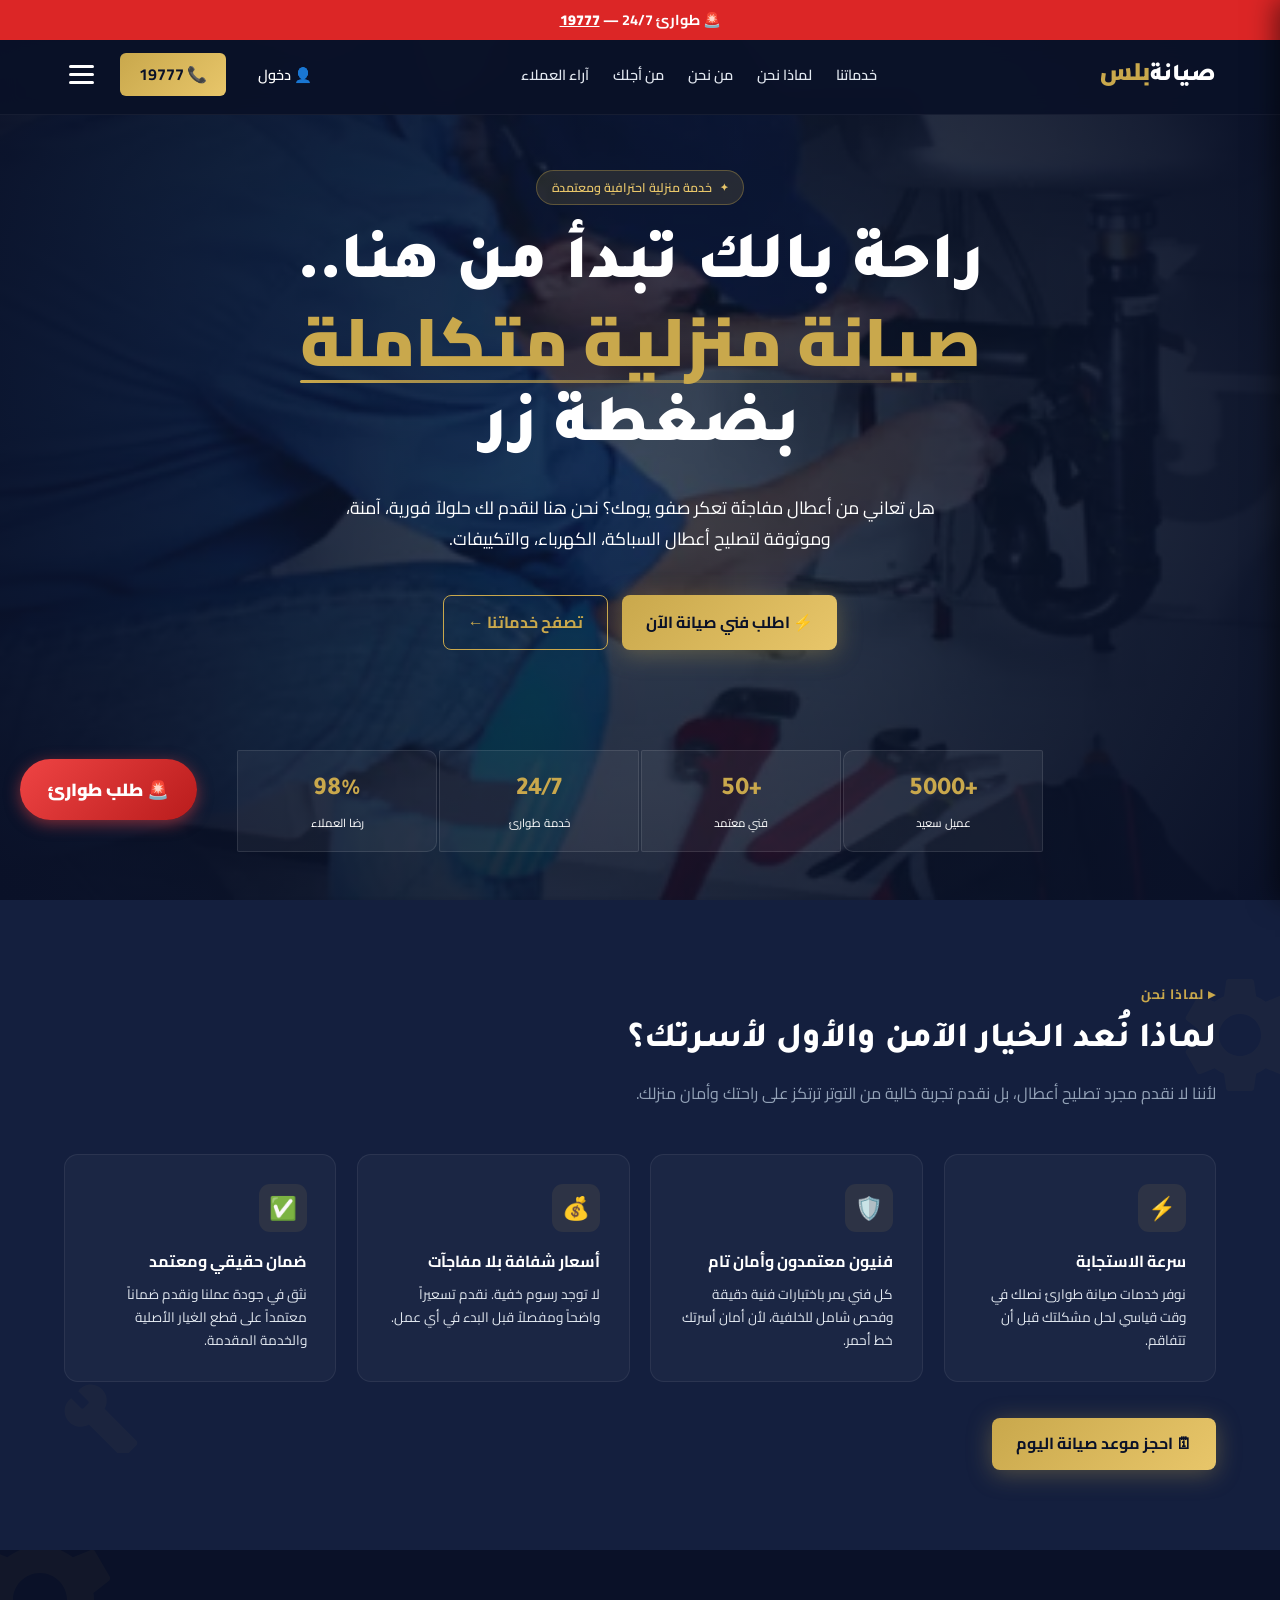
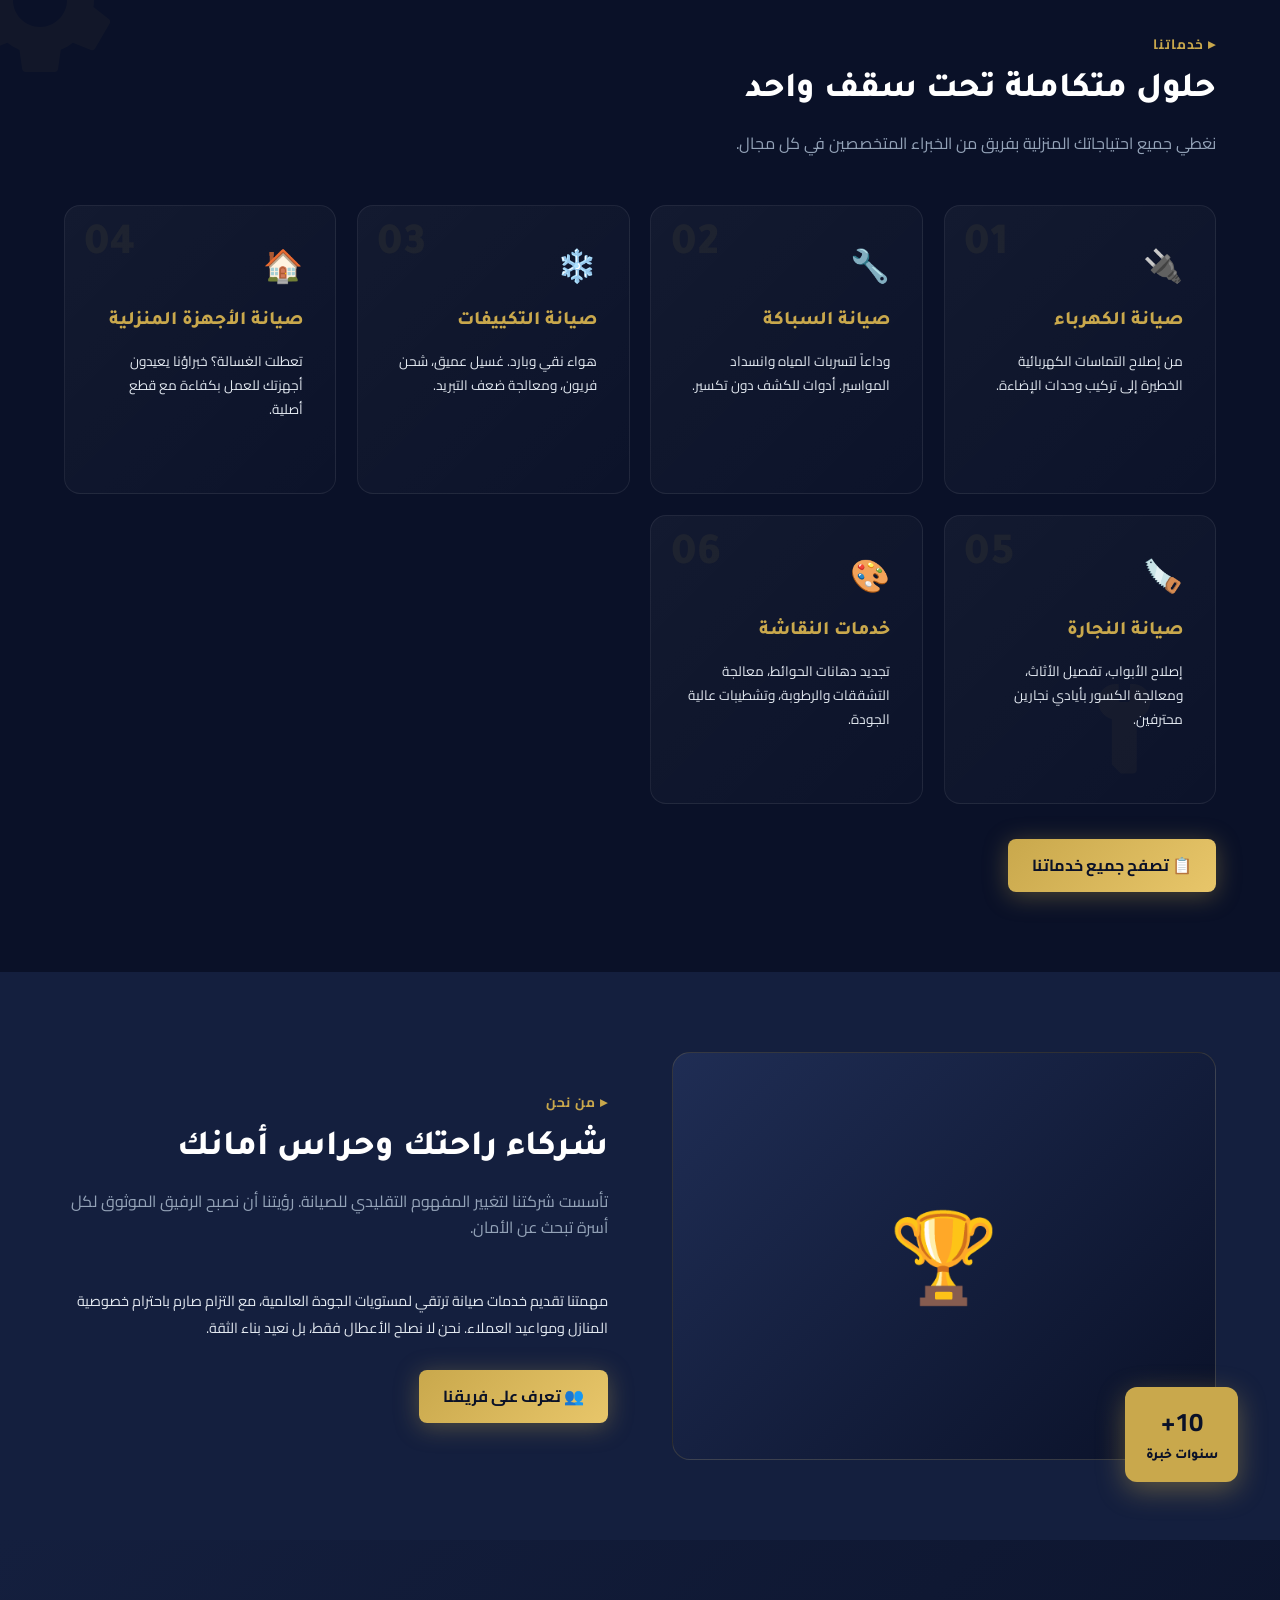
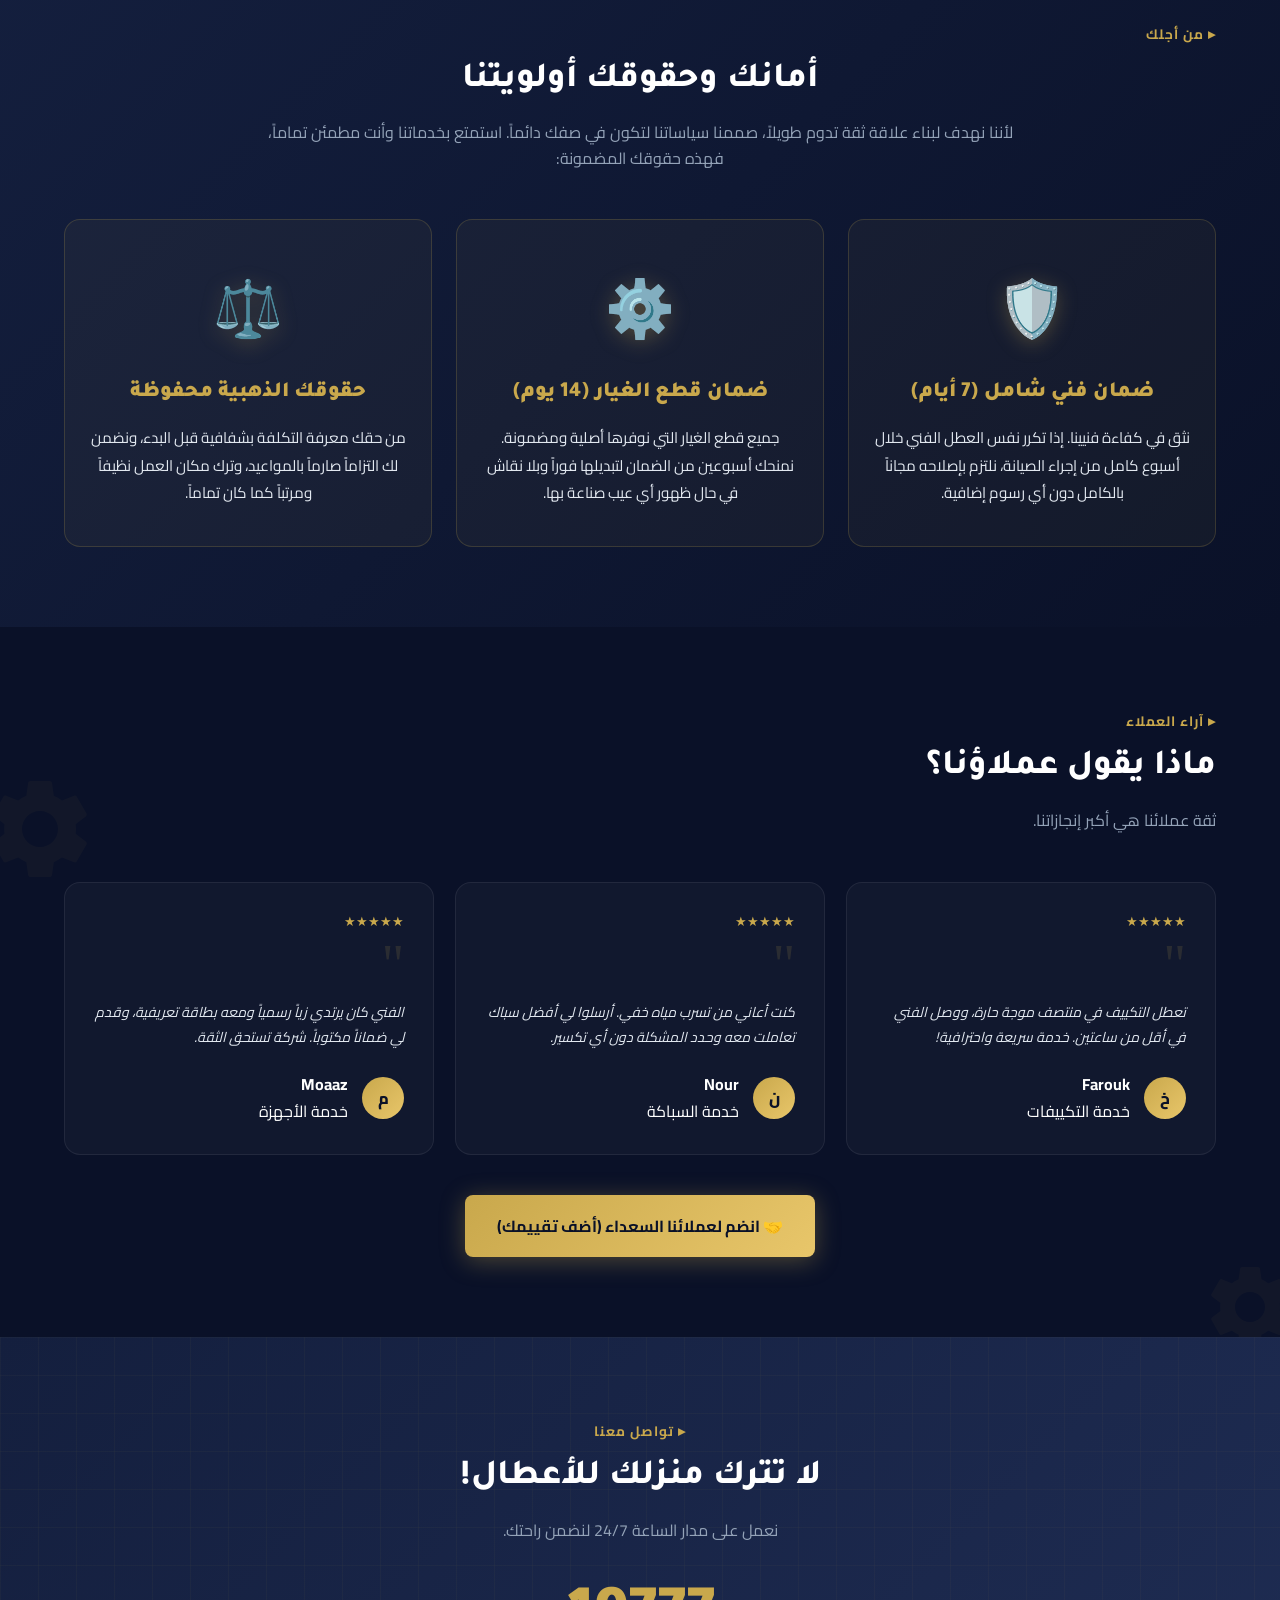
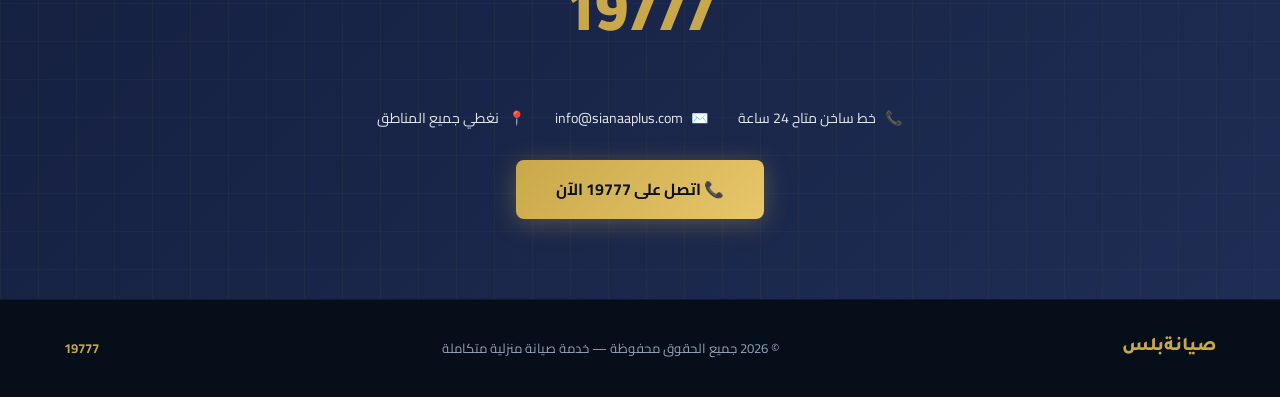
<file: index.html>
<!DOCTYPE html>
<html lang="ar" dir="rtl">
<head>
<meta charset="UTF-8"/>
<meta name="viewport" content="width=device-width,initial-scale=1.0"/>
<title>صيانةبلس — خدمات صيانة منزلية متكاملة</title>
<meta name="description" content="خدمات صيانة منزلية متكاملة. سباكة، كهرباء، تكييف، أجهزة منزلية. فنيون معتمدون، أسعار شفافة، ضمان حقيقي."/>
<link href="https://fonts.googleapis.com/css2?family=Cairo:wght@300;400;600;700;900&family=Tajawal:wght@300;400;500;700;800;900&display=swap" rel="stylesheet"/>
<link rel="stylesheet" href="shared.css"/>
<style>
/* ── CSS VARIABLES ── */
:root {
  --navy: #0a1128; --navy-mid: #141f3e; --navy-light: #1f2d54;
  --gold: #c9a84c; --gold-light: #e8c66a; --white: #ffffff;
  --body-text: #e2e8f0; --muted: #94a3b8; --green: #2ecc71; --blue: #3b82f6;
  --red: #ef4444;
}
* { box-sizing: border-box; margin: 0; padding: 0; font-family: 'Cairo', sans-serif; }
body { background-color: var(--navy); color: var(--white); overflow-x: hidden; scroll-behavior: smooth; }
a { text-decoration: none; }

/* ── NAVBAR & EBAR ── */
.ebar { background: #dc2626; color: white; text-align: center; padding: 0.5rem; font-weight: 700; font-size: 0.9rem; position: fixed; top: 0; width: 100%; z-index: 1000; transition: transform 0.3s ease; }
.ebar a { color: white; text-decoration: underline; }
.navbar-offset { height: 36px; }
.navbar { position: fixed; top: 36px; width: 100%; background: rgba(10,17,40,0.95); backdrop-filter: blur(10px); display: flex; justify-content: space-between; align-items: center; padding: 1rem 5%; z-index: 999; border-bottom: 1px solid rgba(255,255,255,0.05); transition: top 0.3s ease; }
.nav-logo { font-family: 'Tajawal', sans-serif; font-size: 1.5rem; font-weight: 900; color: var(--white); }
.nav-logo span { color: var(--gold); }

/* إصلاح الروابط لتكون أفقية بشكل إجباري */
.nav-links { display: flex !important; flex-direction: row !important; gap: 1.5rem; list-style: none; margin: 0; padding: 0; align-items: center; }
.nav-links li { display: inline-block; }
.nav-links a { color: var(--body-text); font-weight: 600; font-size: 0.9rem; transition: color 0.3s; white-space: nowrap; }
.nav-links a:hover { color: var(--gold); }

.nav-actions { display: flex; gap: 1rem; align-items: center; flex-wrap: nowrap; }
.nav-login-btn { color: var(--white); font-size: 0.9rem; font-weight: 600; transition: color 0.3s; cursor: pointer; white-space: nowrap; }
.nav-login-btn:hover { color: var(--gold); }
.nav-cta-btn { background: linear-gradient(135deg, var(--gold), var(--gold-light)); color: var(--navy); padding: 0.5rem 1.2rem; border-radius: 6px; font-weight: 700; transition: 0.3s; white-space: nowrap; }
.nav-cta-btn:hover { transform: translateY(-2px); box-shadow: 0 4px 15px rgba(201,168,76,0.3); }

/* أزرار طلباتي والاستفسارات */
.my-orders-btn { display: none; align-items: center; gap: 0.4rem; background: rgba(59, 130, 246, 0.1); border: 1px solid rgba(59, 130, 246, 0.4); padding: 0.4rem 0.8rem; border-radius: 6px; color: #93c5fd; font-size: 0.85rem; font-weight: 700; transition: 0.2s; cursor: pointer; white-space: nowrap; }
.my-orders-btn:hover { background: rgba(59, 130, 246, 0.2); color: white; }
.complaints-btn { background: rgba(201, 168, 76, 0.1); border: 1px solid rgba(201, 168, 76, 0.4); color: var(--gold); }
.complaints-btn:hover { background: rgba(201, 168, 76, 0.2); color: var(--gold-light); }

/* 🟢 زر الثلاث شرط (Hamburger) 🟢 */
.hamburger { display: flex; background: none; border: none; cursor: pointer; flex-direction: column; gap: 5px; padding: 5px; margin-right: 5px;}
.hamburger span { width: 25px; height: 3px; background: var(--white); border-radius: 2px; transition: 0.3s; }
.hamburger:hover span { background: var(--gold); }

/* 🟢 القائمة الجانبية (Sidebar) 🟢 */
.sidebar { position: fixed; top: 0; right: -320px; width: 320px; height: 100vh; background: var(--navy-mid); z-index: 10001; transition: right 0.3s ease; box-shadow: -5px 0 25px rgba(0,0,0,0.5); display: flex; flex-direction: column; border-left: 1px solid rgba(201,168,76,0.2); }
.sidebar.open { right: 0; }
.sidebar-overlay { position: fixed; inset: 0; background: rgba(10,17,40,0.8); backdrop-filter: blur(4px); z-index: 10000; opacity: 0; pointer-events: none; transition: opacity 0.3s ease; }
.sidebar-overlay.open { opacity: 1; pointer-events: auto; }
.sidebar-header { padding: 1rem; display: flex; justify-content: flex-end; }
.close-sidebar { background: rgba(255,255,255,0.05); border: none; color: var(--white); width: 35px; height: 35px; border-radius: 50%; cursor: pointer; font-size: 1.2rem; transition: 0.2s; display: flex; align-items: center; justify-content: center; }
.close-sidebar:hover { background: rgba(239,68,68,0.2); color: #ef4444; }

/* بروفايل العميل في القائمة الجانبية والصورة */
.sidebar-profile { padding: 0 1.5rem 1.5rem; border-bottom: 1px solid rgba(255,255,255,0.05); text-align: center; }
.sp-avatar { width: 80px; height: 80px; border-radius: 50%; background: linear-gradient(135deg, var(--gold), var(--gold-light)); color: var(--navy); display: flex; align-items: center; justify-content: center; font-size: 2.5rem; font-weight: 900; margin: 0 auto 1rem; border: 3px solid rgba(201,168,76,0.3); position: relative; overflow: hidden; cursor: pointer; transition: 0.3s; }
.sp-name { font-family: 'Tajawal', sans-serif; font-size: 1.2rem; font-weight: 800; color: var(--white); margin-bottom: 0.3rem; }
.sp-info { font-size: 0.8rem; color: var(--muted); margin-bottom: 0.2rem; direction: ltr; }

/* روابط القائمة الجانبية */
.sidebar-links { list-style: none; padding: 1rem 0; margin: 0; flex: 1; overflow-y: auto; }
.sidebar-links li a { display: flex; align-items: center; gap: 1rem; padding: 1rem 1.5rem; color: var(--body-text); font-weight: 600; font-size: 0.95rem; transition: 0.2s; border-right: 3px solid transparent; }
.sidebar-links li a:hover { background: rgba(255,255,255,0.03); color: var(--gold); border-right-color: var(--gold); }
.sidebar-links li a .icon { font-size: 1.2rem; width: 24px; text-align: center; }
.logout-link { color: #fca5a5 !important; }
.logout-link:hover { background: rgba(239,68,68,0.05) !important; color: #ef4444 !important; border-right-color: #ef4444 !important; }

.btn-primary { background: linear-gradient(135deg, var(--gold), var(--gold-light)); color: var(--navy); padding: 0.8rem 1.5rem; border-radius: 8px; font-weight: 700; display: inline-flex; align-items: center; cursor: pointer; border: none; }

/* ── HERO ── */
.hero { min-height: 100vh; display: flex; align-items: center; justify-content: center; position: relative; background-image: url('plumbing-services-500x500.webp'); background-size: cover; background-position: center; padding: 10rem 5% 15rem; overflow: hidden; }
.hero::before { content: ''; position: absolute; inset: 0; background-color: rgba(10, 22, 40, 0.75); z-index: 1; }
.hero::after { content: ''; position: absolute; inset: 0; background: radial-gradient(circle at center, transparent 0%, var(--navy) 100%); z-index: 2; }
.hero-content { position: relative; z-index: 10; flex: 1; max-width: 720px; text-align: center; margin: 0 auto; }
.hero-badge { display: inline-flex; align-items: center; gap:.45rem; background:rgba(201,168,76,.15); border:1px solid rgba(201,168,76,.35); border-radius:100px; padding:.38rem .95rem; font-size:.78rem; color:var(--gold-light); font-weight:600; margin-bottom:1.6rem; animation:fadeUp .6s ease both }
.hero-badge::before{ content:'✦'; font-size:.65rem; }
.hero h1 { font-family:'Tajawal',sans-serif; font-size:clamp(2.2rem,6vw,4.2rem); font-weight:900; line-height:1.1; margin-bottom:1.5rem; color: var(--white); animation:fadeUp .6s .1s ease both }
.hero h1 em { font-style:normal; color:var(--gold); position:relative; display: inline-block; }
.hero h1 em::after { content:''; position:absolute; bottom:-4px; right:0; left:0; height:3px; background:linear-gradient(90deg,var(--gold),transparent); border-radius:3px }
.hero-text { font-size:1.1rem; color:var(--white); line-height:1.8; max-width:640px; margin: 0 auto 2.5rem; animation:fadeUp .6s .18s ease both }
.hero-actions { display:flex; gap:.9rem; justify-content:center; flex-wrap:wrap; animation:fadeUp .6s .26s ease both }
.btn-outline { background: transparent; border: 1px solid var(--gold); color: var(--gold); padding: 0.8rem 1.5rem; border-radius: 8px; font-weight: 700; display: inline-flex; align-items: center; transition: 0.3s; }
.btn-outline:hover { background: rgba(201,168,76,0.1); }
.hero-stats { position:absolute; bottom:3rem; left:5%; right:5%; display:flex; gap:2px; z-index:10; animation:fadeUp .6s .4s ease both; justify-content: center; }
.stat-card { flex: 0 1 200px; padding:1.1rem 1rem; background:rgba(255,255,255,.05); border:1px solid rgba(255,255,255,.1); text-align:center }
.stat-card:first-child{ border-radius:10px 2px 2px 10px }
.stat-card:last-child{ border-radius:2px 10px 10px 2px }
.stat-num{ font-family:'Tajawal',sans-serif; font-size:1.6rem; font-weight:800; color:var(--gold) }
.stat-lbl{ font-size:.72rem; color:var(--white); margin-top:.1rem }

/* ── التروس والمعدات ── */
.bg-tools-container { position: absolute; top: 0; left: 0; right: 0; bottom: 0; pointer-events: none; overflow: hidden; z-index: 0; }
.section { padding: 5rem 5%; }
.section-title { font-family: 'Tajawal', sans-serif; font-size: 2.2rem; font-weight: 800; margin-bottom: 1rem; color: var(--white); }
.section-sub { color: var(--muted); font-size: 1rem; margin-bottom: 3rem; max-width: 600px; line-height: 1.6; }
.section-tag { display: inline-flex; align-items: center; gap: 0.5rem; font-size: 0.85rem; color: var(--gold); font-weight: 700; margin-bottom: 0.8rem; letter-spacing: 1px; }

.why-sec, .svc-sec, .test-sec, .for-you-sec { position: relative; }
.bg-tool { position: absolute; opacity: 0.04; color: var(--gold); display: flex; align-items: center; justify-content: center; }
.bg-tool svg { width: 100%; height: 100%; fill: currentColor; display: block; }
.t-why-1 { width: 140px; height: 140px; top: 10%; right: -30px; animation: spinGear 40s linear infinite; }
.t-why-2 { width: 80px; height: 80px; bottom: 15%; left: 5%; animation: floatSpace 8s ease-in-out infinite 1s; }
.t-svc-1 { width: 180px; height: 180px; top: -40px; left: -50px; animation: spinGear 50s linear infinite reverse; }
.t-svc-2 { width: 90px; height: 90px; bottom: 20%; right: 8%; transform: rotate(45deg); animation: floatSpace 6s ease-in-out infinite; }
.t-test-1 { width: 120px; height: 120px; top: 20%; left: -20px; animation: spinGear 35s linear infinite; }
.t-test-2 { width: 100px; height: 100px; bottom: -20px; right: -20px; animation: spinGear 45s linear infinite reverse; }
@keyframes spinGear { 100% { transform: rotate(360deg); } }
@keyframes floatSpace { 0%, 100% { transform: translateY(0); } 50% { transform: translateY(-20px); } }

/* ── WHY ── */
.why-sec{background:var(--navy-mid)}
.why-grid{display:grid;grid-template-columns:repeat(auto-fit,minmax(240px,1fr));gap:1.3rem;margin-top:2.5rem; position:relative; z-index:2;}
.why-card{background:rgba(255,255,255,.03);border:1px solid rgba(255,255,255,.07);border-radius:14px;padding:1.8rem;position:relative;overflow:hidden;transition:border-color .3s,transform .3s}
.why-card::before{content:'';position:absolute;top:0;right:0;width:3px;height:0;background:var(--gold);transition:height .4s}
.why-card:hover{border-color:rgba(201,168,76,.28);transform:translateY(-4px)}
.why-card:hover::before{height:100%}
.why-icon{width:48px;height:48px;background:rgba(201,168,76,.1);border-radius:11px;display:flex;align-items:center;justify-content:center;font-size:1.4rem;margin-bottom:1rem}
.why-card h3{font-size:1rem;font-weight:700;margin-bottom:.5rem}
.why-card p{font-size:.85rem;color:var(--body-text);line-height:1.7}

/* ── SERVICES ── */
.svc-sec{background:var(--navy)}
.svc-grid{display:grid;grid-template-columns:repeat(auto-fit,minmax(260px,1fr));gap:1.3rem;margin-top:2.5rem; position:relative; z-index:2;}
.svc-card{background:linear-gradient(135deg,rgba(255,255,255,.04),rgba(255,255,255,.01));border:1px solid rgba(255,255,255,.07);border-radius:16px;padding:2rem;position:relative;overflow:hidden;transition:transform .3s,box-shadow .3s,border-color .3s}
.svc-card:hover{transform:translateY(-5px);box-shadow:0 18px 50px rgba(0,0,0,.4);border-color:rgba(201,168,76,.2)}
.svc-num{position:absolute;top:1.2rem;left:1.2rem;font-family:'Tajawal',sans-serif;font-size:2.8rem;font-weight:900;color:rgba(201,168,76,.07);line-height:1}
.svc-icon{font-size:2rem;margin-bottom:.9rem;display:block}
.svc-card h3{font-family:'Tajawal',sans-serif;font-size:1.2rem;font-weight:800;color:var(--gold);margin-bottom:.7rem}
.svc-card p{font-size:.85rem;color:var(--body-text);line-height:1.75}
.svc-link{display:inline-flex;align-items:center;gap:.3rem;margin-top:1rem;font-size:.8rem;color:var(--gold);font-weight:700;opacity:0;transform:translateX(8px);transition:opacity .3s,transform .3s}
.svc-card:hover .svc-link{opacity:1;transform:translateX(0)}

/* ── ABOUT ── */
.about-sec{background:var(--navy-mid);display:grid;grid-template-columns:1fr 1fr;gap:4rem;align-items:center}
.about-visual{position:relative}
.about-box{width:100%;aspect-ratio:4/3;background:linear-gradient(135deg,var(--navy-light),var(--navy));border-radius:18px;border:1px solid rgba(201,168,76,.18);display:flex;align-items:center;justify-content:center;font-size:5.5rem;overflow:hidden}
.about-badge{position:absolute;bottom:-1.4rem;right:-1.4rem;background:var(--gold);color:var(--navy);border-radius:12px;padding:.9rem 1.3rem;font-family:'Tajawal',sans-serif;font-size:.85rem;font-weight:800;box-shadow:0 8px 28px rgba(201,168,76,.4);text-align:center}
.about-badge strong{font-size:1.6rem;display:block}

/* 🟢 ── FOR YOU (من أجلك) ── 🟢 */
.for-you-sec { background: linear-gradient(135deg, var(--navy-mid), var(--navy)); position: relative; }
.fy-grid { display: grid; grid-template-columns: repeat(auto-fit, minmax(260px, 1fr)); gap: 1.5rem; margin-top: 3rem; position: relative; z-index: 2; }
.fy-card { background: rgba(201,168,76,0.05); border: 1px solid rgba(201,168,76,0.2); border-radius: 16px; padding: 2.5rem 1.5rem; text-align: center; transition: transform 0.4s cubic-bezier(0.175, 0.885, 0.32, 1.275), box-shadow 0.4s; position: relative; overflow: hidden; }
.fy-card::before { content: ''; position: absolute; top: 0; left: 0; right: 0; height: 4px; background: linear-gradient(90deg, transparent, var(--gold), transparent); transform: scaleX(0); transition: transform 0.4s; }
.fy-card:hover { transform: translateY(-10px); box-shadow: 0 20px 40px rgba(0,0,0,0.5); background: rgba(201,168,76,0.08); border-color: rgba(201,168,76,0.4); }
.fy-card:hover::before { transform: scaleX(1); }
.fy-icon { font-size: 3.5rem; margin-bottom: 1.2rem; display: inline-block; filter: drop-shadow(0 4px 10px rgba(201,168,76,0.3)); animation: floatSpace 6s ease-in-out infinite; }
.fy-card h3 { font-family: 'Tajawal', sans-serif; font-size: 1.35rem; font-weight: 900; color: var(--gold); margin-bottom: 0.8rem; }
.fy-card p { font-size: 0.95rem; color: var(--body-text); line-height: 1.8; margin: 0; }

/* ── TESTIMONIALS ── */
.test-sec{background:var(--navy)}
.test-grid{display:grid;grid-template-columns:repeat(auto-fit,minmax(280px,1fr));gap:1.3rem;margin-top:2.5rem; position:relative; z-index:2;}
.test-card{background:rgba(255,255,255,.03);border:1px solid rgba(255,255,255,.07);border-radius:16px;padding:1.8rem;transition:border-color .3s}
.test-card:hover{border-color:rgba(201,168,76,.22)}
.quote{font-size:3.5rem;line-height:1;color:rgba(201,168,76,.14);font-family:Georgia,serif;margin-bottom:.4rem}
.test-card p{font-size:.88rem;color:var(--body-text);line-height:1.8;margin-bottom:1.3rem;font-style:italic}
.test-author{display:flex;align-items:center;gap:.9rem}
.author-av{width:42px;height:42px;background:linear-gradient(135deg,var(--gold),var(--gold-light));border-radius:50%;display:flex;align-items:center;justify-content:center;font-weight:800;font-size:1rem;color:var(--navy);flex-shrink:0}
.author-av h4{font-size:.9rem;font-weight:700}
.author-av span{font-size:.74rem;color:var(--gold);font-weight:600}
.stars{color:var(--gold);font-size:.8rem;margin-bottom:.25rem}

/* ── CONTACT ── */
.contact-sec{background:linear-gradient(135deg,var(--navy-mid),var(--navy-light));text-align:center;position:relative;overflow:hidden}
.contact-sec::before{content:'';position:absolute;inset:0;background-image:linear-gradient(rgba(201,168,76,.04) 1px,transparent 1px),linear-gradient(90deg,rgba(201,168,76,.04) 1px,transparent 1px);background-size:38px 38px}
.contact-inner{position:relative;z-index:2;max-width:660px;margin:0 auto}
.contact-num{font-family:'Tajawal',sans-serif;font-size:clamp(2.4rem,6vw,4.2rem);font-weight:900;color:var(--gold);letter-spacing:-2px;display:block;margin:1.3rem 0;transition:opacity .2s}
.contact-num:hover{opacity:.8}
.contact-items{display:flex;justify-content:center;flex-wrap:wrap;gap:1.8rem;margin:1.8rem 0}
.c-item{display:flex;align-items:center;gap:.55rem;color:var(--body-text);font-size:.88rem}

/* ── MODALS (الشكاوى والطلبات والتفاصيل والطوارئ) ── */
.sos-ov { position: fixed !important; inset: 0 !important; background: rgba(10,17,40,.85) !important; backdrop-filter: blur(5px) !important; z-index: 1000 !important; display: flex !important; align-items: center !important; justify-content: center !important; opacity: 0; pointer-events: none; transition: opacity .3s !important; }
.sos-ov.open { opacity: 1; pointer-events: auto; }
.modal-box { background: var(--navy-mid) !important; border: 1px solid rgba(201,168,76,.2) !important; border-radius: 18px !important; width: 90% !important; max-width: 450px !important; padding: 2rem !important; position: relative !important; transform: translateY(24px) scale(.96); transition: transform .3s !important; max-height: 90vh !important; overflow-y: auto !important; box-shadow: 0 10px 40px rgba(0,0,0,0.8) !important; }
.sos-ov.open .modal-box { transform: translateY(0) scale(1); }
.modal-close { position: absolute !important; top: 1rem !important; left: 1rem !important; background: rgba(255,255,255,.05) !important; border: none !important; color: var(--muted) !important; width: 32px !important; height: 32px !important; border-radius: 50% !important; cursor: pointer !important; font-size: 1rem !important; display: flex !important; align-items: center !important; justify-content: center !important; transition: 0.2s !important; }
.modal-close:hover { background: rgba(255,255,255,.1) !important; color: var(--white) !important; }
.modal-title { font-family: 'Tajawal', sans-serif; font-size: 1.4rem; font-weight: 800; margin-bottom: 1.5rem; text-align: center; }
.modal-title em { font-style: normal; color: var(--gold); }
.sos-input { width: 100%; background: rgba(255,255,255,.05) !important; border: 1px solid rgba(255,255,255,.1) !important; color: white !important; padding: 0.8rem !important; border-radius: 8px !important; font-family: 'Cairo', sans-serif !important; outline: none !important; margin-bottom: 1rem !important; }
.sos-input:focus { border-color: var(--gold) !important; background: rgba(201,168,76,.05) !important; }
.sos-input option { background: var(--navy-mid) !important; color: white !important; }
.btn-gps { background: rgba(59, 130, 246, 0.2) !important; border: 1px solid #3b82f6 !important; color: white !important; border-radius: 8px !important; width: 45px !important; height: 45px !important; display: flex !important; align-items: center !important; justify-content: center !important; cursor: pointer !important; font-size: 1.2rem !important; transition: 0.2s !important; flex-shrink: 0 !important; margin-bottom: 1rem !important;}
.btn-gps:hover { background: #3b82f6 !important; }
.btn-sos-submit { width: 100% !important; padding: 1rem !important; background: linear-gradient(135deg, #ef4444, #b91c1c) !important; color: white !important; border: none !important; border-radius: 8px !important; font-family: 'Cairo', sans-serif !important; font-size: 1.1rem !important; font-weight: 800 !important; cursor: pointer !important; margin-top: 0.5rem !important; transition: 0.2s !important; box-shadow: 0 5px 15px rgba(239, 68, 68, 0.3) !important; }
.btn-sos-submit:hover { transform: translateY(-2px) !important; box-shadow: 0 8px 20px rgba(239, 68, 68, 0.5) !important; }

/* الطوارئ (SOS) Floating */
.sos-btn-float { position: fixed !important; bottom: 80px !important; left: 20px !important; z-index: 990 !important; background: linear-gradient(135deg, #ef4444, #b91c1c) !important; color: white !important; border: none !important; padding: 14px 28px !important; border-radius: 50px !important; font-family: 'Cairo', sans-serif !important; font-size: 1.1rem !important; font-weight: 900 !important; cursor: pointer !important; box-shadow: 0 4px 15px rgba(239, 68, 68, 0.5) !important; animation: pulseRed 1.5s infinite !important; display: flex !important; align-items: center !important; gap: 8px !important; }
.sos-btn-float:hover { transform: scale(1.05) !important; }
@keyframes pulseRed { 0% { box-shadow: 0 0 0 0 rgba(239, 68, 68, 0.7); } 70% { box-shadow: 0 0 0 15px rgba(239, 68, 68, 0); } 100% { box-shadow: 0 0 0 0 rgba(239, 68, 68, 0); } }

/* 🟢 CSS الخاص بتفاصيل الطلب و الشكاوى 🟢 */
.order-hist-card { background: rgba(255,255,255,0.03); border: 1px solid rgba(255,255,255,0.08); border-radius: 12px; padding: 1rem; display: flex; flex-direction: column; gap: 0.6rem; transition: 0.2s; cursor: pointer; margin-bottom: 0.8rem;}
.order-hist-card:hover { border-color: rgba(201,168,76,0.3); background: rgba(255,255,255,0.05); transform: translateY(-2px);}
.order-hist-header { display: flex; justify-content: space-between; align-items: center; border-bottom: 1px solid rgba(255,255,255,0.05); padding-bottom: 0.6rem; }
.order-hist-date { font-size: 0.75rem; color: var(--muted); }
.order-hist-status { font-size: 0.7rem; font-weight: bold; padding: 0.2rem 0.6rem; border-radius: 20px; }
.order-hist-status.active { background: rgba(201,168,76,0.15); color: var(--gold); border: 1px solid var(--gold); }
.order-hist-status.done { background: rgba(46,204,113,0.15); color: var(--green); border: 1px solid var(--green); }
.order-hist-body { display: flex; align-items: center; gap: 1rem; padding-top: 0.4rem; }
.order-hist-info h4 { font-family: 'Tajawal', sans-serif; font-size: 0.95rem; margin-bottom: 0.2rem; color: white; }
.order-hist-info span { font-size: 0.75rem; color: var(--muted); }
.modal-avatar-sm { width:48px; height:48px; border-radius:50%; border:2px solid rgba(201,168,76,.3); padding:2px; background:rgba(201,168,76,.05); display: flex; align-items: center; justify-content: center; overflow: hidden; flex-shrink: 0; }
.modal-avatar-sm svg { width:100%; height:100%; border-radius:50%; }

.order-details-card { background: rgba(255,255,255,0.03); border: 1px solid rgba(255,255,255,0.08); border-radius: 12px; padding: 1.5rem; margin-bottom: 1rem; }
.od-row { display: flex; justify-content: space-between; padding: 0.6rem 0; border-bottom: 1px dashed rgba(255,255,255,0.05); }
.od-row:last-child { border-bottom: none; }
.od-label { color: var(--muted); font-size: 0.8rem; font-weight: 600;}
.od-value { color: var(--white); font-weight: 700; font-size: 0.9rem; text-align: left; max-width: 65%; line-height:1.4;}
.btn-danger { background: rgba(239, 68, 68, 0.1); color: #ef4444; border: 1px solid rgba(239, 68, 68, 0.3); }
.btn-danger:hover { background: rgba(239, 68, 68, 0.2); border-color: #ef4444; color: #ef4444; transform: translateY(-2px); box-shadow: 0 4px 15px rgba(239, 68, 68, 0.2);}

.btn-whatsapp { display: flex; align-items: center; justify-content: center; gap: 0.5rem; width: 100%; padding: 0.8rem; background: linear-gradient(135deg, #25D366, #128C7E); color: white; border: none; border-radius: 8px; font-family: 'Cairo', sans-serif; font-size: 0.95rem; font-weight: 800; cursor: pointer; transition: 0.2s; text-decoration: none; }
.btn-whatsapp:hover { transform: translateY(-2px); box-shadow: 0 8px 20px rgba(37, 211, 102, 0.4); color: white; }
.btn-whatsapp svg { fill: white; }

/* ويدجت تتبع الطلب النشط */
.active-order-widget { position: fixed; bottom: 30px; right: 30px; width: 320px; background: var(--navy-mid); border: 1px solid var(--gold); border-radius: 12px; box-shadow: 0 10px 30px rgba(0,0,0,0.6); z-index: 995; display: none; flex-direction: column; overflow: hidden; animation: slideInRight 0.4s ease forwards; }
.ao-header { background: rgba(201,168,76,0.1); padding: 0.6rem 1rem; display: flex; justify-content: space-between; align-items: center; border-bottom: 1px solid rgba(201,168,76,0.2); }
.ao-status { font-size: 0.8rem; color: var(--gold); font-weight: 700; display: flex; align-items: center; gap: 0.4rem; }
.ao-status::before { content: ''; display: inline-block; width: 8px; height: 8px; background: var(--gold); border-radius: 50%; animation: pulseGold 1.5s infinite; }
.ao-close { background: none; border: none; color: var(--muted); cursor: pointer; font-size: 1rem; }
.ao-close:hover { color: var(--red); }
.ao-body { padding: 1rem; }
.ao-tech { display: flex; align-items: center; gap: 0.8rem; margin-bottom: 1rem; }
.ao-av { width: 45px; height: 45px; border-radius: 50%; background: var(--navy); border: 2px solid rgba(255,255,255,0.1); display: flex; align-items: center; justify-content: center; overflow: hidden; flex-shrink:0;}
.ao-av svg { width: 90%; height: 90%; }
.ao-tech-name { font-family: 'Tajawal', sans-serif; font-weight: 800; font-size: 1rem; color: white; }
.ao-svc { font-size: 0.75rem; color: var(--muted); }
.ao-details { background: rgba(255,255,255,0.03); border-radius: 8px; padding: 0.8rem; font-size: 0.8rem; color: var(--body-text); }
.ao-row { display: flex; justify-content: space-between; margin-bottom: 0.4rem; }
.ao-row:last-child { margin-bottom: 0; }
@keyframes slideInRight { from { opacity: 0; transform: translateX(50px); } to { opacity: 1; transform: translateX(0); } }

/* نافذة التقييم (Reviews Modal) */
.review-box { background: var(--navy-mid); border-top: 4px solid var(--gold); border-radius: 18px; width: 90%; max-width: 450px; padding: 2rem; position: relative; transform: translateY(24px) scale(.96); transition: transform .3s; box-shadow: 0 10px 40px rgba(0,0,0,0.8); }
.sos-ov.open .review-box { transform: translateY(0) scale(1); }
.star-rating-container { display: flex; justify-content: center; gap: 8px; margin: 1.5rem 0; direction: ltr; }
.star-rating-container span { font-size: 2.5rem; color: rgba(255,255,255,0.1); cursor: pointer; transition: color 0.2s, transform 0.1s; }
.star-rating-container span:hover { transform: scale(1.1); }
.star-rating-container span.active { color: var(--gold); text-shadow: 0 0 10px rgba(201,168,76,0.5); }
.review-textarea { width: 100%; background: rgba(255,255,255,0.05); border: 1px solid rgba(255,255,255,0.1); color: white; padding: 0.8rem; border-radius: 8px; font-family: 'Cairo', sans-serif; outline: none; margin-bottom: 1rem; resize: vertical; min-height: 100px; }
.review-textarea:focus { border-color: var(--gold); background: rgba(201,168,76,0.05); }

/* RESPONSIVE */
.hide-mob { display: inline; }

@media(max-width:900px){ 
  .hero{padding:10rem 5% 18rem} .hero-content{max-width:100%} .hero-text{margin-right:auto;margin-left:auto} .hero-actions{justify-content:center} .hero-stats{bottom:2rem;flex-wrap:wrap;gap:4px; justify-content: space-around;} .stat-card{min-width:calc(50% - 4px); flex: 0 1 calc(50% - 4px); border-radius:6px!important} 
  .about-sec{grid-template-columns:1fr} .about-visual{order:-1} 
  .hide-mob { display: none !important; }
  .nav-links { display: none !important; } 
  .nav-cta-btn { display: none; }
  .my-orders-btn { padding: 0.4rem; }
}
@media(max-width:600px){ .hero{padding:9rem 4% 19rem} .hero h1 { font-size:clamp(1.8rem, 8vw, 2.5rem); } .hero-actions{flex-direction:column;gap:.7rem} .hero-actions a{width:100%;justify-content:center} .contact-items{flex-direction:column;align-items:center;gap:1rem} .bg-tool { opacity: 0.02; } .active-order-widget { right: 10px; left: 10px; width: auto; bottom: 85px; } }
</style>
</head>
<body>

<div class="ebar">🚨 طوارئ 24/7 — <a href="tel:19777">19777</a></div>

<nav class="navbar">
  <div class="nav-logo">
      <a href="index.html" class="nav-logo" style="margin-left: 15px;">صيانة<span>بلس</span></a>
  </div>

  <ul class="nav-links hide-mob">
    <li><a href="#services">خدماتنا</a></li>
    <li><a href="#why">لماذا نحن</a></li>
    <li><a href="#about">من نحن</a></li>
    <li><a href="#for-you">من أجلك</a></li>
    <li><a href="#testimonials">آراء العملاء</a></li>
  </ul>

  <div class="nav-actions">
    <!-- أزرار الشكاوى و طلباتي -->
    <button class="my-orders-btn complaints-btn" id="complaints-btn" onclick="openComplaint()">💬 <span class="hide-mob">استفسارات</span></button>
    <button class="my-orders-btn" id="my-orders-btn" onclick="openMyOrders()">📦 <span class="hide-mob">طلباتي</span></button>

    <!-- 🟢 شارة العميل مع رابط لصفحة الحساب الشخصي 🟢 -->
    <span id="user-badge" style="display:none" class="hide-mob"></span>
    
    <a href="auth.html" class="nav-login-btn hide-mob" id="login-nav-btn">👤 دخول</a>
    <a href="tel:19777" class="nav-cta-btn hide-mob">📞 19777</a>
    
    <!-- زر القائمة الجانبية -->
    <button class="hamburger" id="ham" onclick="openSidebar()" aria-label="قائمة">
        <span></span><span></span><span></span>
    </button>
  </div>
</nav>

<!-- 🟢 القائمة الجانبية (Sidebar) 🟢 -->
<div class="sidebar-overlay" id="sidebar-overlay" onclick="closeSidebar()"></div>
<div class="sidebar" id="sidebar">
  <div class="sidebar-header">
    <button class="close-sidebar" onclick="closeSidebar()">✕</button>
  </div>
  
  <!-- بيانات بروفايل العميل -->
  <div class="sidebar-profile" id="sidebar-profile"></div>
  
  <ul class="sidebar-links">
     <li><a href="index.html"><span class="icon">🏠</span> الرئيسية</a></li>
     <!-- 🟢 رابط صفحة الحساب الشخصي 🟢 -->
     <li><a href="profile.html"><span class="icon">⚙️</span> حسابي الشخصي</a></li>
     <li><a href="technicians.html"><span class="icon">👨‍🔧</span> تصفح الفنيين</a></li>
     <li><a href="#" onclick="closeSidebar(); openMyOrders();"><span class="icon">📦</span> طلباتي</a></li>
     <li><a href="#" onclick="closeSidebar(); openComplaint();"><span class="icon">💬</span> الاستفسارات والشكاوى</a></li>
     <li><a href="#contact" onclick="closeSidebar();"><span class="icon">📞</span> تواصل معنا</a></li>
     <li><a href="#" onclick="alert('سيتم إضافة بوابات الدفع الإلكتروني (فيزا، ماستركارد، فودافون كاش) قريباً!')"><span class="icon">💳</span> طرق الدفع</a></li>
     <li><a href="#" onclick="alert('شارك الرابط مع أصدقائك واربح خصم 20% على زيارتك القادمة!')"><span class="icon">🤝</span> دعوة الأصدقاء</a></li>
     <li><a href="#" onclick="alert('سيتم فتح الكاميرا للمسح الضوئي (QR code)')"><span class="icon">📷</span> مسح ضوئي (QR)</a></li>
     <li id="sidebar-logout" style="display:none; margin-top: 10px; border-top: 1px solid rgba(255,255,255,0.05); padding-top: 10px;"><a href="#" onclick="logoutUser()" class="logout-link"><span class="icon">🚪</span> تسجيل خروج</a></li>
  </ul>
</div>

<section class="hero" id="home">
  <div class="hero-content">
    <div class="hero-badge">خدمة منزلية احترافية ومعتمدة</div>
    <h1>راحة بالك تبدأ من هنا..<br/><em>صيانة منزلية متكاملة</em><br/>بضغطة زر</h1>
    <p class="hero-text">هل تعاني من أعطال مفاجئة تعكر صفو يومك؟ نحن هنا لنقدم لك حلولاً فورية، آمنة، وموثوقة لتصليح أعطال السباكة، الكهرباء، والتكييفات.</p>
    <div class="hero-actions">
      <a href="technicians.html" class="btn-primary">⚡ اطلب فني صيانة الآن</a>
      <a href="#services" class="btn-outline">تصفح خدماتنا ←</a>
    </div>
  </div>
  <div class="hero-stats">
    <div class="stat-card"><div class="stat-num">+5000</div><div class="stat-lbl">عميل سعيد</div></div>
    <div class="stat-card"><div class="stat-num">+50</div><div class="stat-lbl">فني معتمد</div></div>
    <div class="stat-card"><div class="stat-num">24/7</div><div class="stat-lbl">خدمة طوارئ</div></div>
    <div class="stat-card"><div class="stat-num">98%</div><div class="stat-lbl">رضا العملاء</div></div>
  </div>
</section>

<section class="section why-sec" id="why">
  <div class="bg-tools-container">
    <div class="bg-tool t-why-1"><svg viewBox="0 0 24 24"><path d="M19.14 12.94c.04-.3.06-.61.06-.94 0-.32-.02-.64-.06-.94l2.03-1.58c.18-.14.23-.41.12-.61l-1.92-3.32c-.12-.22-.37-.29-.59-.22l-2.39.96c-.5-.38-1.03-.7-1.62-.94l-.36-2.54c-.05-.24-.24-.41-.48-.41h-3.84c-.24 0-.43.17-.47.41l-.36 2.54c-.59.24-1.13.56-1.62.94l-2.39-.96c-.22-.08-.47 0-.59.22l-1.92 3.32c-.12.22-.07.49.12.61l2.03 1.58c-.04.3-.06.61-.06.94s.02.64.06.94l-2.03 1.58c-.18.14-.23.41-.12.61l1.92 3.32c.12.22.37.29.59.22l2.39-.96c.5.38 1.03.7 1.62.94l.36 2.54c.05.24.24.41.48.41h3.84c.24 0 .43-.17.47-.41l.36-2.54c.59-.24 1.13-.56 1.62-.94l2.39.96c.22.08.47 0 .59-.22l1.92-3.32c.12-.22.07-.49-.12-.61l-2.03-1.58zM12 15.6c-1.98 0-3.6-1.62-3.6-3.6s1.62-3.6 3.6-3.6 3.6 1.62 3.6 3.6-1.62 3.6-3.6 3.6z"/></svg></div>
    <div class="bg-tool t-why-2"><svg viewBox="0 0 24 24"><path d="M21.71 20.29l-9.53-9.53C12.75 9.77 13 8.4 12.64 7c-.43-1.64-1.7-2.92-3.35-3.36-1.95-.51-3.92.27-5.01 1.81l3.01 3.01c.2.2.2.51 0 .71l-1.41 1.41c-.2.2-.51.2-.71 0L2.16 7.57C.62 8.66-.16 10.63.35 12.58c.44 1.65 1.72 2.92 3.36 3.36 1.4.36 2.77.1 3.76-.48l9.53 9.53c.39.39 1.02.39 1.41 0l3.3-3.3c.39-.38.39-1.01 0-1.4z"/></svg></div>
  </div>
  <div class="section-tag" style="position:relative; z-index:2;">▸ لماذا نحن</div>
  <h2 class="section-title" style="position:relative; z-index:2;">لماذا نُعد الخيار الآمن والأول لأسرتك؟</h2>
  <p class="section-sub" style="position:relative; z-index:2;">لأننا لا نقدم مجرد تصليح أعطال، بل نقدم تجربة خالية من التوتر ترتكز على راحتك وأمان منزلك.</p>
  <div class="why-grid reveal">
    <div class="why-card"><div class="why-icon">⚡</div><h3>سرعة الاستجابة</h3><p>نوفر خدمات صيانة طوارئ نصلك في وقت قياسي لحل مشكلتك قبل أن تتفاقم.</p></div>
    <div class="why-card"><div class="why-icon">🛡️</div><h3>فنيون معتمدون وأمان تام</h3><p>كل فني يمر باختبارات فنية دقيقة وفحص شامل للخلفية، لأن أمان أسرتك خط أحمر.</p></div>
    <div class="why-card"><div class="why-icon">💰</div><h3>أسعار شفافة بلا مفاجآت</h3><p>لا توجد رسوم خفية. نقدم تسعيراً واضحاً ومفصلاً قبل البدء في أي عمل.</p></div>
    <div class="why-card"><div class="why-icon">✅</div><h3>ضمان حقيقي ومعتمد</h3><p>نثق في جودة عملنا ونقدم ضماناً معتمداً على قطع الغيار الأصلية والخدمة المقدمة.</p></div>
  </div>
  <div style="margin-top:2.2rem; position:relative; z-index:2;"><a href="technicians.html" class="btn-primary">🗓 احجز موعد صيانة اليوم</a></div>
</section>

<section class="section svc-sec" id="services">
  <div class="bg-tools-container">
    <div class="bg-tool t-svc-1"><svg viewBox="0 0 24 24"><path d="M19.14 12.94c.04-.3.06-.61.06-.94 0-.32-.02-.64-.06-.94l2.03-1.58c.18-.14.23-.41.12-.61l-1.92-3.32c-.12-.22-.37-.29-.59-.22l-2.39.96c-.5-.38-1.03-.7-1.62-.94l-.36-2.54c-.05-.24-.24-.41-.48-.41h-3.84c-.24 0-.43.17-.47.41l-.36 2.54c-.59.24-1.13.56-1.62.94l-2.39-.96c-.22-.08-.47 0-.59.22l-1.92 3.32c-.12.22-.07.49.12.61l2.03 1.58c-.04.3-.06.61-.06.94s.02.64.06.94l-2.03 1.58c-.18.14-.23.41-.12.61l1.92 3.32c.12.22.37.29.59.22l2.39-.96c.5.38 1.03.7 1.62.94l.36 2.54c.05.24.24.41.48.41h3.84c.24 0 .43-.17.47-.41l.36-2.54c.59-.24 1.13-.56 1.62-.94l2.39.96c.22.08.47 0 .59-.22l1.92-3.32c.12-.22.07-.49-.12-.61l-2.03-1.58zM12 15.6c-1.98 0-3.6-1.62-3.6-3.6s1.62-3.6 3.6-3.6 3.6 1.62 3.6 3.6-1.62 3.6-3.6 3.6z"/></svg></div>
    <div class="bg-tool t-svc-2"><svg viewBox="0 0 24 24"><path d="M21.71 20.29l-9.53-9.53C12.75 9.77 13 8.4 12.64 7c-.43-1.64-1.7-2.92-3.35-3.36-1.95-.51-3.92.27-5.01 1.81l3.01 3.01c.2.2.2.51 0 .71l-1.41 1.41c-.2.2-.51.2-.71 0L2.16 7.57C.62 8.66-.16 10.63.35 12.58c.44 1.65 1.72 2.92 3.36 3.36 1.4.36 2.77.1 3.76-.48l9.53 9.53c.39.39 1.02.39 1.41 0l3.3-3.3c.39-.38.39-1.01 0-1.4z"/></svg></div>
  </div>
  <div class="section-tag" style="position:relative; z-index:2;">▸ خدماتنا</div>
  <h2 class="section-title" style="position:relative; z-index:2;">حلول متكاملة تحت سقف واحد</h2>
  <p class="section-sub" style="position:relative; z-index:2;">نغطي جميع احتياجاتك المنزلية بفريق من الخبراء المتخصصين في كل مجال.</p>
  
  <!-- 🟢 كروت الخدمات شاملة الأقسام الجديدة 🟢 -->
  <div class="svc-grid reveal">
    <div class="svc-card"><span class="svc-num">01</span><span class="svc-icon">🔌</span><h3>صيانة الكهرباء</h3><p>من إصلاح التماسات الكهربائية الخطيرة إلى تركيب وحدات الإضاءة.</p><a href="technicians.html?filter=electric" class="svc-link">اطلب الخدمة ←</a></div>
    <div class="svc-card"><span class="svc-num">02</span><span class="svc-icon">🔧</span><h3>صيانة السباكة</h3><p>وداعاً لتسربات المياه وانسداد المواسير. أدوات للكشف دون تكسير.</p><a href="technicians.html?filter=plumbing" class="svc-link">اطلب الخدمة ←</a></div>
    <div class="svc-card"><span class="svc-num">03</span><span class="svc-icon">❄️</span><h3>صيانة التكييفات</h3><p>هواء نقي وبارد. غسيل عميق، شحن فريون، ومعالجة ضعف التبريد.</p><a href="technicians.html?filter=ac" class="svc-link">اطلب الخدمة ←</a></div>
    <div class="svc-card"><span class="svc-num">04</span><span class="svc-icon">🏠</span><h3>صيانة الأجهزة المنزلية</h3><p>تعطلت الغسالة؟ خبراؤنا يعيدون أجهزتك للعمل بكفاءة مع قطع أصلية.</p><a href="technicians.html?filter=appliances" class="svc-link">اطلب الخدمة ←</a></div>
    <div class="svc-card"><span class="svc-num">05</span><span class="svc-icon">🪚</span><h3>صيانة النجارة</h3><p>إصلاح الأبواب، تفصيل الأثاث، ومعالجة الكسور بأيادي نجارين محترفين.</p><a href="technicians.html?filter=carpentry" class="svc-link">اطلب الخدمة ←</a></div>
    <div class="svc-card"><span class="svc-num">06</span><span class="svc-icon">🎨</span><h3>خدمات النقاشة</h3><p>تجديد دهانات الحوائط، معالجة التشققات والرطوبة، وتشطيبات عالية الجودة.</p><a href="technicians.html?filter=painting" class="svc-link">اطلب الخدمة ←</a></div>
  </div>
  
  <div style="margin-top:2.2rem; position:relative; z-index:2;"><a href="technicians.html" class="btn-primary">📋 تصفح جميع خدماتنا</a></div>
</section>

<section class="section about-sec" id="about">
  <div class="about-visual reveal">
    <div class="about-box">🏆</div>
    <div class="about-badge"><strong>10+</strong> سنوات خبرة</div>
  </div>
  <div>
    <div class="section-tag">▸ من نحن</div>
    <h2 class="section-title">شركاء راحتك وحراس أمانك</h2>
    <p class="section-sub">تأسست شركتنا لتغيير المفهوم التقليدي للصيانة. رؤيتنا أن نصبح الرفيق الموثوق لكل أسرة تبحث عن الأمان.</p>
    <p style="font-size:.9rem;color:var(--body-text);line-height:1.85;margin-bottom:1.8rem">مهمتنا تقديم خدمات صيانة ترتقي لمستويات الجودة العالمية، مع التزام صارم باحترام خصوصية المنازل ومواعيد العملاء. نحن لا نصلح الأعطال فقط، بل نعيد بناء الثقة.</p>
    <a href="technicians.html" class="btn-primary">👥 تعرف على فريقنا</a>
  </div>
</section>

<!-- 🟢 قسم "من أجلك" (الضمانات والحقوق) 🟢 -->
<section class="section for-you-sec" id="for-you">
  <div class="section-tag" style="justify-content: center;">▸ من أجلك</div>
  <h2 class="section-title" style="text-align: center;">أمانك وحقوقك أولويتنا</h2>
  <p class="section-sub" style="text-align: center; max-width: 750px; margin: 0 auto;">لأننا نهدف لبناء علاقة ثقة تدوم طويلاً، صممنا سياساتنا لتكون في صفك دائماً. استمتع بخدماتنا وأنت مطمئن تماماً، فهذه حقوقك المضمونة:</p>
  
  <div class="fy-grid reveal">
    <div class="fy-card">
      <span class="fy-icon">🛡️</span>
      <h3>ضمان فني شامل (7 أيام)</h3>
      <p>نثق في كفاءة فنيينا. إذا تكرر نفس العطل الفني خلال أسبوع كامل من إجراء الصيانة، نلتزم بإصلاحه مجاناً بالكامل دون أي رسوم إضافية.</p>
    </div>
    <div class="fy-card">
      <span class="fy-icon">⚙️</span>
      <h3>ضمان قطع الغيار (14 يوم)</h3>
      <p>جميع قطع الغيار التي نوفرها أصلية ومضمونة. نمنحك أسبوعين من الضمان لتبديلها فوراً وبلا نقاش في حال ظهور أي عيب صناعة بها.</p>
    </div>
    <div class="fy-card">
      <span class="fy-icon">⚖️</span>
      <h3>حقوقك الذهبية محفوظة</h3>
      <p>من حقك معرفة التكلفة بشفافية قبل البدء، ونضمن لك التزاماً صارماً بالمواعيد، وترك مكان العمل نظيفاً ومرتباً كما كان تماماً.</p>
    </div>
  </div>
</section>

<section class="section test-sec" id="testimonials">
  <div class="bg-tools-container">
    <div class="bg-tool t-test-1"><svg viewBox="0 0 24 24"><path d="M19.14 12.94c.04-.3.06-.61.06-.94 0-.32-.02-.64-.06-.94l2.03-1.58c.18-.14.23-.41.12-.61l-1.92-3.32c-.12-.22-.37-.29-.59-.22l-2.39.96c-.5-.38-1.03-.7-1.62-.94l-.36-2.54c-.05-.24-.24-.41-.48-.41h-3.84c-.24 0-.43.17-.47.41l-.36 2.54c-.59.24-1.13.56-1.62.94l-2.39-.96c-.22-.08-.47 0-.59.22l-1.92 3.32c-.12.22-.07.49.12.61l2.03 1.58c-.04.3-.06.61-.06.94s.02.64.06.94l-2.03 1.58c-.18.14-.23.41-.12.61l1.92 3.32c.12.22.37.29.59.22l2.39-.96c.5.38 1.03.7 1.62.94l.36 2.54c.05.24.24.41.48.41h3.84c.24 0 .43-.17.47-.41l.36-2.54c.59-.24 1.13-.56 1.62-.94l2.39.96c.22.08.47 0 .59-.22l1.92-3.32c.12-.22.07-.49-.12-.61l-2.03-1.58zM12 15.6c-1.98 0-3.6-1.62-3.6-3.6s1.62-3.6 3.6-3.6 3.6 1.62 3.6 3.6-1.62 3.6-3.6 3.6z"/></svg></div>
    <div class="bg-tool t-test-2"><svg viewBox="0 0 24 24"><path d="M19.14 12.94c.04-.3.06-.61.06-.94 0-.32-.02-.64-.06-.94l2.03-1.58c.18-.14.23-.41.12-.61l-1.92-3.32c-.12-.22-.37-.29-.59-.22l-2.39.96c-.5-.38-1.03-.7-1.62-.94l-.36-2.54c-.05-.24-.24-.41-.48-.41h-3.84c-.24 0-.43.17-.47.41l-.36 2.54c-.59.24-1.13.56-1.62.94l-2.39-.96c-.22-.08-.47 0-.59.22l-1.92 3.32c-.12.22-.07.49.12.61l2.03 1.58c-.04.3-.06.61-.06.94s.02.64.06.94l-2.03 1.58c-.18.14-.23.41-.12.61l1.92 3.32c.12.22.37.29.59.22l2.39-.96c.5.38 1.03.7 1.62.94l.36 2.54c.05.24.24.41.48.41h3.84c.24 0 .43-.17.47-.41l.36-2.54c.59-.24 1.13-.56 1.62-.94l2.39.96c.22.08.47 0 .59-.22l1.92-3.32c.12-.22.07-.49-.12-.61l-2.03-1.58zM12 15.6c-1.98 0-3.6-1.62-3.6-3.6s1.62-3.6 3.6-3.6 3.6 1.62 3.6 3.6-1.62 3.6-3.6 3.6z"/></svg></div>
  </div>
  <div class="section-tag" style="position:relative; z-index:2;">▸ آراء العملاء</div>
  <h2 class="section-title" style="position:relative; z-index:2;">ماذا يقول عملاؤنا؟</h2>
  <p class="section-sub" style="position:relative; z-index:2;">ثقة عملائنا هي أكبر إنجازاتنا.</p>
  <div class="test-grid reveal">
    <div class="test-card"><div class="stars">★★★★★</div><div class="quote">"</div><p>تعطل التكييف في منتصف موجة حارة، ووصل الفني في أقل من ساعتين. خدمة سريعة واحترافية!</p><div class="test-author"><div class="author-av">خ</div><div><h4>Farouk</h4><span>خدمة التكييفات</span></div></div></div>
    <div class="test-card"><div class="stars">★★★★★</div><div class="quote">"</div><p>كنت أعاني من تسرب مياه خفي. أرسلوا لي أفضل سباك تعاملت معه وحدد المشكلة دون أي تكسير.</p><div class="test-author"><div class="author-av">ن</div><div><h4>Nour</h4><span>خدمة السباكة</span></div></div></div>
    <div class="test-card"><div class="stars">★★★★★</div><div class="quote">"</div><p>الفني كان يرتدي زياً رسمياً ومعه بطاقة تعريفية، وقدم لي ضماناً مكتوباً. شركة تستحق الثقة.</p><div class="test-author"><div class="author-av">م</div><div><h4>Moaaz</h4><span>خدمة الأجهزة</span></div></div></div>
  </div>
  
  <div style="margin-top:2.5rem;text-align:center; position:relative; z-index:2;">
    <button class="btn-primary" onclick="openReview()" style="cursor:pointer; font-family:'Cairo', sans-serif; font-size:1rem; border:none; padding:1rem 2rem;">🤝 انضم لعملائنا السعداء (أضف تقييمك)</button>
  </div>
</section>

<section class="section contact-sec" id="contact">
  <div class="contact-inner">
    <div class="section-tag" style="text-align:center">▸ تواصل معنا</div>
    <h2 class="section-title">لا تترك منزلك للأعطال!</h2>
    <p class="section-sub" style="margin:0 auto 1rem;text-align:center">نعمل على مدار الساعة 24/7 لنضمن راحتك.</p>
    <a href="tel:19777" class="contact-num">19777</a>
    <div class="contact-items">
      <div class="c-item"><span>📞</span><span>خط ساخن متاح 24 ساعة</span></div>
      <div class="c-item"><span>✉️</span><span>info@sianaaplus.com</span></div>
      <div class="c-item"><span>📍</span><span>نغطي جميع المناطق</span></div>
    </div>
    <a href="tel:19777" class="btn-primary" style="font-size:1rem;padding:1rem 2.5rem">📞 اتصل على 19777 الآن</a>
  </div>
</section>

<footer>
  <div class="footer-logo">صيانةبلس</div>
  <p>© 2026 جميع الحقوق محفوظة — خدمة صيانة منزلية متكاملة</p>
  <p style="color:var(--gold);font-weight:700">19777</p>
</footer>

<!-- 🟢 الطوارئ (SOS) Floating 🟢 -->
<button class="sos-btn-float" onclick="openSOS()">🚨 طلب طوارئ</button>

<!-- ============================================== -->
<!-- النوافذ المنبثقة للعمليات (SOS، الشكاوى، الطلبات والتفاصيل، التقييم) -->
<!-- ============================================== -->

<!-- 🟢 نافذة الشكاوى والاستفسارات 🟢 -->
<div class="sos-ov" id="complaint-ov">
  <div class="modal-box">
    <button class="modal-close" onclick="closeComplaint()">✕</button>
    <div class="modal-title" style="margin-bottom: 1.5rem; text-align:center;">شكاوى <em>واستفسارات</em> 💬</div>
    
    <div id="complaint-form">
      <div class="fg">
        <label style="display:block; font-size: 0.75rem; color: var(--muted); margin-bottom: 0.4rem;">الاسم</label>
        <input type="text" id="comp-name" class="sos-input" placeholder="أدخل اسمك الكريم" style="padding:0.7rem 0.9rem;"/>
      </div>
      <div class="fg">
        <label style="display:block; font-size: 0.75rem; color: var(--muted); margin-bottom: 0.4rem;">رقم الهاتف أو الإيميل</label>
        <input type="text" id="comp-contact" class="sos-input" placeholder="للتواصل معك" style="padding:0.7rem 0.9rem;"/>
      </div>
      <div class="fg">
        <label style="display:block; font-size: 0.75rem; color: var(--muted); margin-bottom: 0.4rem;">نوع الرسالة</label>
        <select id="comp-subject" class="sos-input" style="padding:0.7rem 0.9rem;">
          <option value="استفسار عام">استفسار عام</option>
          <option value="شكوى بخصوص خدمة">شكوى بخصوص خدمة سابقة</option>
          <option value="اقتراح تطوير">اقتراح لتطوير المنصة</option>
        </select>
      </div>
      <div class="fg">
        <label style="display:block; font-size: 0.75rem; color: var(--muted); margin-bottom: 0.4rem;">تفاصيل الرسالة</label>
        <textarea id="comp-msg" class="sos-input" placeholder="اكتب تفاصيل رسالتك هنا بوضوح..." style="min-height: 100px; resize:vertical; padding:0.7rem 0.9rem;"></textarea>
      </div>
      <button class="btn-primary" style="width:100%; justify-content:center; border:none; padding:1rem;" id="comp-submit-btn" onclick="submitComplaint()">🚀 إرسال الرسالة</button>

      <div style="display: flex; align-items: center; margin: 1.5rem 0; color: var(--muted); font-size: 0.8rem;">
        <hr style="flex: 1; border: none; border-bottom: 1px solid rgba(255,255,255,0.1);">
        <span style="padding: 0 10px;">أو للرد الفوري</span>
        <hr style="flex: 1; border: none; border-bottom: 1px solid rgba(255,255,255,0.1);">
      </div>
      <a href="https://chat.whatsapp.com/BEqvEKZvN4E5IlZOavYj9v?mode=gi_t" target="_blank" class="btn-whatsapp">
        <svg viewBox="0 0 24 24" width="22" height="22"><path d="M17.472 14.382c-.297-.149-1.758-.867-2.03-.967-.273-.099-.471-.148-.67.15-.197.297-.767.966-.94 1.164-.173.199-.347.223-.644.075-.297-.15-1.255-.463-2.39-1.295-.883-.646-1.479-1.443-1.653-1.742-.173-.297-.018-.458.13-.606.134-.133.298-.347.446-.52.149-.174.198-.298.298-.497.099-.198.05-.371-.025-.52-.075-.149-.669-1.612-.916-2.207-.242-.579-.487-.5-.669-.51-.173-.008-.371-.01-.57-.01-.198 0-.52.074-.792.372-.272.297-1.04 1.016-1.04 2.479 0 1.462 1.065 2.875 1.213 3.074.149.198 2.096 3.2 5.077 4.487.709.306 1.262.489 1.694.625.712.227 1.36.195 1.871.118.571-.085 1.758-.719 2.006-1.413.248-.694.248-1.289.173-1.413-.074-.124-.272-.198-.57-.347m-5.421 7.403h-.004a9.87 9.87 0 01-5.031-1.378l-.361-.214-3.741.982.998-3.648-.235-.374a9.86 9.86 0 01-1.51-5.26c.001-5.45 4.436-9.884 9.888-9.884 2.64 0 5.122 1.03 6.988 2.898a9.825 9.825 0 012.893 6.994c-.003 5.45-4.437 9.884-9.885 9.884m8.413-18.297A11.815 11.815 0 0012.05 0C5.495 0 .16 5.335.157 11.892c0 2.096.547 4.142 1.588 5.945L.057 24l6.305-1.654a11.882 11.882 0 005.683 1.448h.005c6.554 0 11.89-5.335 11.893-11.893a11.821 11.821 0 00-3.48-8.413Z"/></svg>
        تواصل عبر واتساب
      </a>
    </div>

    <div class="success-box" id="comp-ok" style="display: none; padding-top:1rem; text-align:center;">
      <div class="success-ring" style="width:80px;height:80px;border-radius:50%;background:rgba(46,204,113,.1);color:var(--green);font-size:2.5rem;display:flex;align-items:center;justify-content:center;margin:0 auto 1.5rem;border:2px solid rgba(46,204,113,.3);">✅</div>
      <h3 style="color: white; font-family:'Tajawal', sans-serif;">تم استلام رسالتك!</h3>
      <p style="color: var(--muted); font-size:0.9rem; margin-bottom:1.5rem">شكراً لتواصلك معنا.<br>فريقنا سيقوم بمراجعة رسالتك والرد عليك.</p>
      <button class="btn-primary" onclick="closeComplaint()" style="width:100%; justify-content:center; background:#1f2d54; border:none;">إغلاق</button>
    </div>
  </div>
</div>

<!-- 🟢 نافذة سجل طلباتي 🟢 -->
<div class="sos-ov" id="orders-ov">
  <div class="modal-box">
    <button class="modal-close" onclick="closeMyOrders()">✕</button>
    <div class="modal-title" style="margin-bottom: 1.5rem; text-align:center;">سجل <em>طلباتي</em> 📦</div>
    <div id="orders-list" style="display: flex; flex-direction: column; gap: 0.8rem; max-height: 55vh; overflow-y: auto; padding-right: 5px;">
    </div>
  </div>
</div>

<!-- 🟢 النافذة الجديدة: تفاصيل الطلب بالكامل 🟢 -->
<div class="sos-ov" id="order-details-ov">
  <div class="modal-box">
    <button class="modal-close" onclick="closeOrderDetails()">✕</button>
    <button class="modal-close" style="right: 1rem; left: auto; font-size: 1.2rem; background: transparent; color: var(--gold);" onclick="backToOrders()" title="العودة للقائمة">→</button>
    <div class="modal-title" style="margin-bottom: 1.5rem; font-size: 1.3rem; text-align:center;">تفاصيل <em>الطلب</em> 📄</div>
    
    <!-- منطقة حقن التفاصيل -->
    <div class="order-details-card" id="od-content"></div>
    
    <!-- زر تقديم شكوى خاص بهذا الطلب -->
    <div style="display: flex; gap: 1rem; margin-top: 1rem;">
        <button class="btn-primary btn-danger" style="flex: 1; justify-content: center; font-size: 0.85rem; border:none; padding:1rem;" id="od-complaint-btn">⚠️ تقديم شكوى أو استفسار</button>
    </div>
  </div>
</div>

<!-- 🟢 نافذة الطوارئ (SOS) 🟢 -->
<div class="sos-ov" id="sos-ov">
  <div class="modal-box">
    <button class="sos-close" onclick="closeSOS()" style="position: absolute !important; top: 1rem !important; left: 1rem !important; background: rgba(255,255,255,.05) !important; border: none !important; color: var(--muted) !important; width: 32px !important; height: 32px !important; border-radius: 50% !important; cursor: pointer !important; font-size: 1rem !important; display: flex !important; align-items: center !important; justify-content: center !important; transition: 0.2s !important; z-index: 10;">✕</button>
    <div class="sos-header" style="text-align: center; margin-bottom: 1.5rem;">
      <div style="font-size: 3rem; animation: shake 0.5s infinite; display: inline-block;">🚨</div>
      <h2 style="color: #ef4444; font-family: 'Tajawal', sans-serif; font-weight: 900;">خدمة الطوارئ السريعة</h2>
      <p style="font-size: 0.8rem; color: var(--muted); margin-top: 0.5rem;">سيتم توجيه أقرب فني متاح إليك فوراً (زمن الوصول المتوقع: 15-30 دقيقة). <br><strong style="color: #fca5a5;">ملاحظة: تُطبق رسوم خدمة طوارئ إضافية.</strong></p>
    </div>
    
    <div id="sos-form">
      <div style="margin-bottom: 1rem;">
        <label style="display:block; font-size: 0.8rem; color: var(--muted); margin-bottom: 0.4rem;">نوع الطوارئ</label>
        <select id="sos-type" class="sos-input" style="padding:0.6rem">
          <option value="">اختر المشكلة السريعة...</option>
          <option value="electric">⚡ ماس أو عطل كهربائي خطير</option>
          <option value="plumbing">💧 كسر ماسورة أو تسرب مياه ضخم</option>
          <option value="ac">❄️ عطل تكييف مفاجئ</option>
          <!-- 🟢 الأقسام الجديدة المضافة هنا 🟢 -->
          <option value="carpentry">🪚 كسر في الأبواب أو الأقفال (نجارة)</option>
          <option value="painting">🎨 طوارئ دهانات/نقاشة</option>
        </select>
      </div>
      <div style="margin-bottom: 1rem;">
        <label style="display:block; font-size: 0.8rem; color: var(--muted); margin-bottom: 0.4rem;">رقم الهاتف للاتصال الفوري</label>
        <input type="tel" id="sos-phone" class="sos-input" placeholder="01XXXXXXXXX" style="padding:0.6rem" />
      </div>
      <div style="margin-bottom: 1rem;">
        <label style="display:block; font-size: 0.8rem; color: var(--muted); margin-bottom: 0.4rem;">موقعك الحالي</label>
        <div style="display: flex; gap: 0.5rem;">
          <input type="text" id="sos-addr" class="sos-input" placeholder="أدخل العنوان السريع" style="flex: 1; padding:0.6rem; margin-bottom:0;" />
          <button class="btn-gps" onclick="getLocation()" title="تحديد موقعي بالـ GPS">📍</button>
        </div>
      </div>
      <button class="btn-sos-submit" style="width: 100%; padding: 1rem; background: linear-gradient(135deg, #ef4444, #b91c1c); color: white; border: none; border-radius: 8px; font-family: 'Cairo', sans-serif; font-size: 1.1rem; font-weight: 800; cursor: pointer; transition: 0.2s;" onclick="submitSOS()">🚀 أرسل الاستغاثة الآن</button>
    </div>

    <div class="success-box" id="sos-ok" style="display: none; padding-top:1rem; text-align: center;">
      <div class="success-ring" style="width:80px;height:80px;border-radius:50%;display:flex;align-items:center;justify-content:center;margin:0 auto 1.5rem;background: rgba(239, 68, 68, 0.1); border: 2px solid #ef4444; color: #ef4444; font-size:2.5rem;">🏃</div>
      <h3 style="color: #ef4444; font-family:'Tajawal', sans-serif;">تم إرسال الاستغاثة!</h3>
      <p style="color: var(--body-text); font-size:0.9rem; margin-bottom:1.5rem">جاري توجيه أقرب فني إليك..<br>يرجى إبقاء هاتفك متاحاً، سيتصل بك الفني خلال دقيقة.</p>
      <button class="btn-primary" onclick="closeSOS()" style="width:100%; justify-content:center; background:#1f2d54; color:white; border:none; padding:1rem;">إغلاق</button>
    </div>
  </div>
</div>

<!-- 🟢 النافذة المنبثقة للتقييم (Review Modal) 🟢 -->
<div class="sos-ov" id="review-ov">
  <div class="review-box">
    <button class="modal-close" onclick="closeReview()">✕</button>
    <div class="sos-header" style="margin-bottom: 1rem; text-align: center;">
      <h2 style="color: var(--gold); font-family: 'Tajawal', sans-serif; font-weight: 900;">كيف كانت تجربتك معنا؟</h2>
      <p style="font-size: 0.85rem; color: var(--muted); margin-top: 0.5rem;">رأيك يساعدنا على تحسين خدماتنا ويفيد العملاء الآخرين.</p>
    </div>
    
    <div id="review-form">
      <div class="star-rating-container" id="star-rating">
        <span onclick="rateStar(1)" onmouseover="hoverStar(1)" onmouseout="resetStarHover()">★</span>
        <span onclick="rateStar(2)" onmouseover="hoverStar(2)" onmouseout="resetStarHover()">★</span>
        <span onclick="rateStar(3)" onmouseover="hoverStar(3)" onmouseout="resetStarHover()">★</span>
        <span onclick="rateStar(4)" onmouseover="hoverStar(4)" onmouseout="resetStarHover()">★</span>
        <span onclick="rateStar(5)" onmouseover="hoverStar(5)" onmouseout="resetStarHover()">★</span>
      </div>

      <div style="margin-bottom: 1rem;">
        <label style="display:block; font-size: 0.8rem; color: var(--muted); margin-bottom: 0.4rem;">اسمك الكريم</label>
        <input type="text" id="rev-name" class="sos-input" placeholder="محمد أحمد" style="padding:0.6rem" />
      </div>

      <div style="margin-bottom: 1rem;">
        <label style="display:block; font-size: 0.8rem; color: var(--muted); margin-bottom: 0.4rem;">الخدمة التي حصلت عليها</label>
        <select id="rev-service" class="sos-input" style="padding:0.6rem">
          <option value="electric">صيانة كهرباء</option>
          <option value="plumbing">صيانة سباكة</option>
          <option value="ac">صيانة تكييفات</option>
          <option value="appliances">صيانة أجهزة منزلية</option>
          <option value="carpentry">صيانة نجارة</option>
          <option value="painting">خدمات نقاشة</option>
        </select>
      </div>

      <div style="margin-bottom: 1rem;">
        <label style="display:block; font-size: 0.8rem; color: var(--muted); margin-bottom: 0.4rem;">اكتب رأيك</label>
        <textarea id="rev-text" class="review-textarea" placeholder="أخبرنا عن سرعة الفني وجودة العمل..."></textarea>
      </div>
      
      <button class="btn-primary" style="width:100%; justify-content:center; border:none; padding:1rem;" onclick="submitReview()">⭐ إرسال التقييم</button>
    </div>

    <div class="success-box" id="review-ok" style="display: none; padding-top:1rem; text-align: center;">
      <div class="success-ring" style="width:80px;height:80px;border-radius:50%;display:flex;align-items:center;justify-content:center;margin:0 auto 1.5rem;background: rgba(201, 168, 76, 0.1); border: 2px solid var(--gold); color: var(--gold); font-size:2.5rem;">🎉</div>
      <h3 style="color: var(--gold); font-family:'Tajawal', sans-serif;">شكراً لك!</h3>
      <p style="color: var(--body-text); font-size:0.9rem; margin-bottom:1.5rem">لقد تم استلام تقييمك بنجاح. نحن نقدر وقتك وثقتك بنا.</p>
      <button class="btn-primary" onclick="closeReview()" style="width:100%; justify-content:center; background:#1f2d54; color:white; border:none; padding: 1rem;">إغلاق</button>
    </div>
  </div>
</div>

<!-- 🟢 ويدجت تتبع الطلب النشط 🟢 -->
<div class="active-order-widget" id="active-order-widget">
  <div class="ao-header">
    <span class="ao-status">⏳ جاري التنفيذ</span>
    <button class="ao-close" onclick="cancelOrder()" title="إنهاء الطلب للمعاينة">✕</button>
  </div>
  <div class="ao-body">
    <div class="ao-tech">
      <div class="ao-av" id="ao-tech-av"></div>
      <div>
        <div class="ao-tech-name" id="ao-tech-name"></div>
        <div class="ao-svc" id="ao-svc"></div>
      </div>
    </div>
    <div class="ao-details">
      <div class="ao-row"><span>العميل:</span> <strong id="ao-user" style="color:white;"></strong></div>
      <div class="ao-row"><span>العنوان:</span> <strong id="ao-address" style="color:white;"></strong></div>
      <div class="ao-row"><span>الوقت المتوقع:</span> <strong id="ao-eta" style="color:var(--green);font-weight:700;"></strong></div>
    </div>
  </div>
</div>

<script>
// ── التمرير وتثبيت النافبار ──
window.addEventListener('scroll', () => {
  const ebar = document.querySelector('.ebar');
  const navbar = document.querySelector('.navbar');
  if (window.scrollY > 36) {
    ebar.style.transform = 'translateY(-100%)';
    navbar.style.top = '0';
  } else {
    ebar.style.transform = 'translateY(0)';
    navbar.style.top = '36px';
  }
});

// ── دالة إرسال آمنة وسريعة تمنع التعليق ──
async function fetchWithFallback(url, options = {}) {
    if (window.location.protocol === 'file:') throw new Error('Local execution');
    const controller = new AbortController();
    const timeoutId = setTimeout(() => controller.abort(), 1500); 
    try {
        const response = await fetch(url, { ...options, signal: controller.signal });
        clearTimeout(timeoutId);
        return response;
    } catch (err) {
        clearTimeout(timeoutId);
        throw err;
    }
}

// ── USER STATUS & ACTIONS ──
const status = sessionStorage.getItem('loggedIn');
const via = sessionStorage.getItem('via') || '';
const name = sessionStorage.getItem('userName') || '';
const badge = document.getElementById('user-badge');
const loginBtn = document.getElementById('login-nav-btn');

const historyKey = name ? 'orderHistory_' + name : 'orderHistory_guest';
const activeKey = name ? 'activeOrder_' + name : 'activeOrder_guest';

if(status === 'true' || status === 'guest'){
  document.getElementById('my-orders-btn').style.display = 'inline-flex';
  document.getElementById('complaints-btn').style.display = 'inline-flex';
  
  if(status === 'true'){
    badge.style.display = 'inline-flex';
    badge.style.alignItems = 'center';
    badge.style.gap = '10px';
    badge.style.cssText = 'display:inline-flex; align-items:center; gap:8px; font-size:.85rem; color:var(--gold); font-weight:700; padding:.2rem .8rem; background:rgba(201,168,76,.1); border-radius:6px; border:1px solid rgba(201,168,76,.2);';
    
    // 🟢 رابط حسابي الشخصي تمت إضافته هنا للاسم نفسه 🟢
    badge.innerHTML = `
        <a href="profile.html" style="color: var(--white); text-decoration: none; transition: 0.2s;" onmouseover="this.style.color='var(--gold)'" onmouseout="this.style.color='var(--white)'">${name ? '👋 ' + name.split(' ')[0] : via ? '✅ ' + via : '✅ مرحباً'}</a>
        <span style="color:rgba(255,255,255,0.2); margin: 0 5px;">|</span>
        <a href="#" onclick="event.preventDefault(); logoutUser();" style="color: #ef4444; font-size: 0.8rem; font-weight:700; transition:0.2s;">خروج 🚪</a>
    `;
    if(loginBtn) loginBtn.style.display = 'none'; 
  } else if(status === 'guest'){
    badge.style.display = 'inline-block';
    badge.style.cssText = 'display:inline-block;font-size:.76rem;color:var(--muted);font-weight:600;padding:.28rem .7rem;background:rgba(255,255,255,.05);border-radius:6px;border:1px solid rgba(255,255,255,.1)';
    badge.textContent = '👤 زائر';
  }
}

// ── 🟢 وظائف القائمة الجانبية والصورة الشخصية (Sidebar) 🟢 ──
function openSidebar() {
  document.getElementById('sidebar').classList.add('open');
  document.getElementById('sidebar-overlay').classList.add('open');
  document.body.style.overflow = 'hidden';

  const profileDiv = document.getElementById('sidebar-profile');
  const logoutLi = document.getElementById('sidebar-logout');

  if(status === 'true') {
    const firstLetter = name ? name.charAt(0) : 'ع';
    const savedPic = localStorage.getItem('profilePic_' + name);
    
    let avatarContent = savedPic 
        ? `<img src="${savedPic}" alt="صورة المستخدم" style="width:100%; height:100%; object-fit:cover;">`
        : firstLetter;

    // 🟢 الضغط على الصورة ينقل لصفحة الحساب (profile.html) مباشرة 🟢
    profileDiv.innerHTML = `
      <div class="sp-avatar" onclick="window.location.href='profile.html'" style="cursor:pointer;" title="إعدادات الحساب">
        ${avatarContent}
      </div>
      <div class="sp-name">${name}</div>
      <div class="sp-info">📱 محفوظ في الحساب</div>
      <div class="sp-info">✉️ عميل صيانة بلس المميز</div>
    `;
    logoutLi.style.display = 'block'; 
  } else {
    profileDiv.innerHTML = `
      <div class="sp-avatar">👤</div>
      <div class="sp-name">زائر</div>
      <div class="sp-info">تصفح بدون حساب</div>
      <a href="auth.html" class="btn-primary" style="margin-top:10px; font-size:0.8rem; padding:0.5rem 1rem;">تسجيل الدخول</a>
    `;
    logoutLi.style.display = 'none'; 
  }
}

function closeSidebar() {
  document.getElementById('sidebar').classList.remove('open');
  document.getElementById('sidebar-overlay').classList.remove('open');
  document.body.style.overflow = '';
}

function logoutUser() {
  sessionStorage.clear();
  window.location.reload();
}

// ── الشكاوى والاستفسارات ──
function openComplaint() {
    document.getElementById('complaint-ov').classList.add('open');
    document.body.style.overflow = 'hidden';
    if (name) document.getElementById('comp-name').value = name;
}

function closeComplaint() {
    document.getElementById('complaint-ov').classList.remove('open');
    document.body.style.overflow = '';
    setTimeout(() => {
        document.getElementById('complaint-form').style.display = 'block';
        document.getElementById('comp-ok').style.display = 'none';
        document.getElementById('comp-msg').value = '';
        if(!name) document.getElementById('comp-name').value = '';
        document.getElementById('comp-contact').value = '';
        document.getElementById('comp-subject').value = 'استفسار عام';
    }, 300);
}

function openComplaintWithPreFill(techName, date) {
    openComplaint();
    document.getElementById('comp-subject').value = 'شكوى بخصوص خدمة';
    document.getElementById('comp-msg').value = `أريد تقديم شكوى بخصوص الخدمة المقدمة من الفني (${techName}) بتاريخ ${date}.\n\nالتفاصيل: `;
    setTimeout(() => {
        document.getElementById('comp-msg').focus();
    }, 400);
}

async function submitComplaint() {
    const userName = document.getElementById('comp-name').value;
    const contact = document.getElementById('comp-contact').value;
    const subject = document.getElementById('comp-subject').value;
    const message = document.getElementById('comp-msg').value;

    if(!userName || !contact || !message) return alert("يرجى إكمال جميع الحقول المطلوبة.");

    const payload = { userName, contact, subject, message };

    const btn = document.getElementById('comp-submit-btn');
    const oldText = btn.innerHTML;
    btn.innerHTML = 'جاري الإرسال... ⏳';
    btn.disabled = true;

    try {
        const res = await fetchWithFallback('api/complaint.php', {
            method: 'POST',
            headers: { 'Content-Type': 'application/json' },
            body: JSON.stringify(payload)
        });
    } catch(err) {
        console.log("Offline mode: Complaint saved locally.");
    } finally {
        document.getElementById('complaint-form').style.display = 'none';
        document.getElementById('comp-ok').style.display = 'block';
        btn.innerHTML = oldText;
        btn.disabled = false;
    }
}

// ── سجل طلباتي وتفاصيل الطلب ──
function saveToOrderHistory(orderData) {
    let history = JSON.parse(localStorage.getItem(historyKey)) || [];
    orderData.timestamp = new Date().toLocaleString('ar-EG');
    orderData.orderStatus = 'active';
    history.unshift(orderData);
    localStorage.setItem(historyKey, JSON.stringify(history));
}

function openMyOrders() {
    const listContainer = document.getElementById('orders-list');
    let history = JSON.parse(localStorage.getItem(historyKey)) || [];
    
    listContainer.innerHTML = '';
    
    if(history.length === 0) {
        listContainer.innerHTML = '<div style="text-align:center; padding: 2rem; color: var(--muted);">لا يوجد لديك أي طلبات سابقة.</div>';
    } else {
        history.forEach((order, index) => {
            const statusClass = order.orderStatus === 'active' ? 'active' : 'done';
            const statusText = order.orderStatus === 'active' ? 'قيد التنفيذ ⏳' : 'مكتمل ✅';
            
            const cardHTML = `
                <div class="order-hist-card" onclick="openOrderDetails(${index})">
                    <div class="order-hist-header">
                        <span class="order-hist-date">${order.timestamp || order.date}</span>
                        <span class="order-hist-status ${statusClass}">${statusText}</span>
                    </div>
                    <div class="order-hist-body">
                        <div class="modal-avatar-sm" style="flex-shrink:0; border-color:var(--gold);">${order.svg || '👤'}</div>
                        <div class="order-hist-info">
                            <h4>${order.svc}</h4>
                            <span>الفني: ${order.techName}</span>
                        </div>
                        <div style="margin-right:auto; color:var(--muted); font-size:1.2rem;">←</div>
                    </div>
                </div>
            `;
            listContainer.insertAdjacentHTML('beforeend', cardHTML);
        });
    }
    
    document.getElementById('orders-ov').classList.add('open');
    document.body.style.overflow = 'hidden';
}

function closeMyOrders() {
    document.getElementById('orders-ov').classList.remove('open');
    document.body.style.overflow = '';
}

function openOrderDetails(index) {
    let history = JSON.parse(localStorage.getItem(historyKey)) || [];
    const order = history[index];
    if(!order) return;

    document.getElementById('orders-ov').classList.remove('open');
    document.getElementById('order-details-ov').classList.add('open');

    const statusText = order.orderStatus === 'active' 
        ? '<span style="color:var(--gold); background:rgba(201,168,76,0.1); padding:2px 8px; border-radius:12px;">قيد التنفيذ ⏳</span>' 
        : '<span style="color:var(--green); background:rgba(46,204,113,0.1); padding:2px 8px; border-radius:12px;">مكتمل ✅</span>';
    
    const ratingHtml = '<span style="color:var(--gold); font-size:0.9rem;">★ ★ ★ ★ ★ <span style="color:var(--muted);font-size:0.75rem;">(ممتاز)</span></span>';

    document.getElementById('od-content').innerHTML = `
        <div style="display:flex; align-items:center; gap:1rem; margin-bottom:1.5rem; padding-bottom:1rem; border-bottom:1px solid rgba(255,255,255,0.05);">
            <div class="modal-avatar-sm" style="width:65px; height:65px; border-width:3px;">${order.svg || '👤'}</div>
            <div>
                <h3 style="margin:0 0 5px 0; font-family:'Tajawal',sans-serif; color:var(--white); font-size:1.2rem;">${order.techName}</h3>
                <div style="color:var(--gold); font-size:0.85rem; font-weight:700;">${order.svc}</div>
                <div style="margin-top:3px;">${ratingHtml}</div>
            </div>
        </div>
        <div class="od-row"><span class="od-label">حالة الطلب</span><span class="od-value">${statusText}</span></div>
        <div class="od-row"><span class="od-label">تاريخ الطلب</span><span class="od-value">${order.timestamp || 'غير محدد'}</span></div>
        ${order.date ? `<div class="od-row"><span class="od-label">الموعد المجدول</span><span class="od-value">${order.date} | ${order.time}</span></div>` : ''}
        <div class="od-row"><span class="od-label">اسم العميل</span><span class="od-value">${order.userName}</span></div>
        <div class="od-row"><span class="od-label">رقم التواصل</span><span class="od-value" style="direction:ltr;">${order.phone || 'غير مسجل'}</span></div>
        <div class="od-row"><span class="od-label">العنوان</span><span class="od-value">${order.address}</span></div>
        ${order.desc ? `<div class="od-row" style="flex-direction:column; gap:0.5rem; border-bottom:none;"><span class="od-label">وصف المشكلة:</span><span class="od-value" style="max-width:100%; background:rgba(0,0,0,0.2); padding:10px; border-radius:8px; white-space:pre-wrap; font-weight:normal;">${order.desc}</span></div>` : ''}
    `;

    const compBtn = document.getElementById('od-complaint-btn');
    compBtn.onclick = () => {
        closeOrderDetails();
        openComplaintWithPreFill(order.techName, order.timestamp || order.date);
    };
}

function backToOrders() {
    document.getElementById('order-details-ov').classList.remove('open');
    document.getElementById('orders-ov').classList.add('open');
}

function closeOrderDetails() {
    document.getElementById('order-details-ov').classList.remove('open');
    document.body.style.overflow = '';
}

// ── الطوارئ (SOS) ──
function openSOS() {
  document.getElementById('sos-ov').classList.add('open');
  document.body.style.overflow = 'hidden';
}

function closeSOS() {
  document.getElementById('sos-ov').classList.remove('open');
  document.body.style.overflow = '';
  setTimeout(() => {
    document.getElementById('sos-form').style.display = 'block';
    document.getElementById('sos-ok').style.display = 'none';
    document.getElementById('sos-type').value = '';
    document.getElementById('sos-phone').value = '';
    document.getElementById('sos-addr').value = '';
  }, 300);
}

async function submitSOS() {
  const type = document.getElementById('sos-type').value;
  const phone = document.getElementById('sos-phone').value;
  const addr = document.getElementById('sos-addr').value;

  if (!type || !phone || !addr) {
    alert("يرجى إكمال جميع بيانات الطوارئ للوصول إليك في أسرع وقت!");
    return;
  }

  const svcName = type === 'electric' ? '⚡ طوارئ كهرباء' : 
                  type === 'plumbing' ? '💧 طوارئ سباكة' : 
                  type === 'ac' ? '❄️ طوارئ تكييف' :
                  type === 'carpentry' ? '🪚 طوارئ نجارة' :
                  type === 'painting' ? '🎨 طوارئ نقاشة' : '🚨 طوارئ عامة';
                  
  const emergencySvg = '<svg viewBox="0 0 100 100"><circle cx="50" cy="50" r="45" fill="#ef4444"/><text x="50" y="65" font-size="40" text-anchor="middle" fill="#fff">🚨</text></svg>';
  const order = { techName: 'فني طوارئ (أقرب متاح)', svc: svcName, svg: emergencySvg, userName: 'عميل طوارئ', phone: phone, address: addr, eta: '10 - 15 دقيقة (أولوية)' };
  
  const sosData = { type, phone, address: addr };
  const btn = document.querySelector('.btn-sos-submit');
  const oldText = btn.innerHTML;
  btn.innerHTML = 'جاري إرسال الاستغاثة... ⏳';
  btn.disabled = true;

  try {
    const res = await fetchWithFallback('api/sos.php', {
      method: 'POST',
      headers: { 'Content-Type': 'application/json' },
      body: JSON.stringify(sosData)
    });
  } catch(err) {
    console.log("Local SOS Executed");
  } finally {
      localStorage.setItem(activeKey, JSON.stringify(order));
      
      // الحفظ التلقائي في سجل الطلبات
      let history = JSON.parse(localStorage.getItem(historyKey)) || [];
      order.timestamp = new Date().toLocaleString('ar-EG');
      order.orderStatus = 'active';
      history.unshift(order);
      localStorage.setItem(historyKey, JSON.stringify(history));

      document.getElementById('sos-form').style.display = 'none';
      document.getElementById('sos-ok').style.display = 'block';
      renderActiveOrder();
      
      btn.innerHTML = oldText;
      btn.disabled = false;
  }
}

function getLocation() {
  const addrInput = document.getElementById('sos-addr');
  addrInput.placeholder = "جاري تحديد الموقع...";
  
  if (navigator.geolocation) {
    navigator.geolocation.getCurrentPosition(
      (position) => {
        const lat = position.coords.latitude.toFixed(5);
        const lon = position.coords.longitude.toFixed(5);
        addrInput.value = `إحداثياتك: ${lat}, ${lon}`;
      },
      (error) => {
        alert("لم نتمكن من تحديد موقعك التلقائي. يرجى كتابة العنوان يدوياً.");
        addrInput.placeholder = "أدخل العنوان السريع";
      }
    );
  } else {
    alert("متصفحك لا يدعم تحديد الموقع التلقائي.");
  }
}

// ── التقييم (Reviews Modal) ──
let currentRating = 0;

function openReview() {
  document.getElementById('review-ov').classList.add('open');
  document.body.style.overflow = 'hidden';
  if(name) document.getElementById('rev-name').value = name;
}

function closeReview() {
  document.getElementById('review-ov').classList.remove('open');
  document.body.style.overflow = '';
  setTimeout(() => {
    document.getElementById('review-form').style.display = 'block';
    document.getElementById('review-ok').style.display = 'none';
    document.getElementById('rev-text').value = '';
    rateStar(0); 
  }, 300);
}

function hoverStar(num) {
  const stars = document.querySelectorAll('#star-rating span');
  stars.forEach((star, index) => {
    if (index < num) star.style.color = '#c9a84c';
    else star.style.color = 'rgba(255,255,255,0.1)';
  });
}

function resetStarHover() {
  rateStar(currentRating); 
}

function rateStar(num) {
  currentRating = num;
  const stars = document.querySelectorAll('#star-rating span');
  stars.forEach((star, index) => {
    if (index < num) {
      star.classList.add('active');
      star.style.color = '#c9a84c';
    } else {
      star.classList.remove('active');
      star.style.color = 'rgba(255,255,255,0.1)';
    }
  });
}

function submitReview() {
  const revName = document.getElementById('rev-name').value.trim();
  const revText = document.getElementById('rev-text').value.trim();

  if(currentRating === 0) {
    alert("يرجى اختيار عدد النجوم لتقييم الخدمة.");
    return;
  }
  if(!revName || !revText) {
    alert("يرجى كتابة اسمك ورأيك قبل الإرسال.");
    return;
  }

  document.getElementById('review-form').style.display = 'none';
  document.getElementById('review-ok').style.display = 'block';
}

// ── ويدجت الطلب الجاري ──
function renderActiveOrder() {
  const orderData = localStorage.getItem(activeKey);
  const widget = document.getElementById('active-order-widget');
  if(orderData && (status === 'true' || status === 'guest')) {
    const order = JSON.parse(orderData);
    document.getElementById('ao-tech-name').textContent = order.techName;
    document.getElementById('ao-svc').textContent = order.svc;
    document.getElementById('ao-tech-av').innerHTML = order.svg;
    document.getElementById('ao-user').textContent = order.userName;
    document.getElementById('ao-address').textContent = order.address;
    document.getElementById('ao-eta').textContent = order.eta;
    widget.style.display = 'flex';
  } else {
    widget.style.display = 'none';
  }
}
function cancelOrder() {
  localStorage.removeItem(activeKey);
  
  // تحويل الطلب الأخير لـ مكتمل عند إنهاء الويدجت
  let history = JSON.parse(localStorage.getItem(historyKey)) || [];
  if(history.length > 0 && history[0].orderStatus === 'active') {
      history[0].orderStatus = 'done';
      localStorage.setItem(historyKey, JSON.stringify(history));
  }

  renderActiveOrder();
}

// ── Animations ──
const animateObs = new IntersectionObserver(entries => {
  entries.forEach(e => {
    if(e.isIntersecting) {
      e.target.style.opacity = 1;
      e.target.style.transform = 'translateY(0)';
    }
  });
}, {threshold: 0.1});

document.addEventListener("DOMContentLoaded", () => {
  renderActiveOrder();
  document.querySelectorAll('.reveal').forEach(el => {
    el.style.opacity = 0;
    el.style.transform = 'translateY(20px)';
    el.style.transition = 'all 0.6s ease';
    animateObs.observe(el);
  });
});
</script>
</body>
</html>
</file>
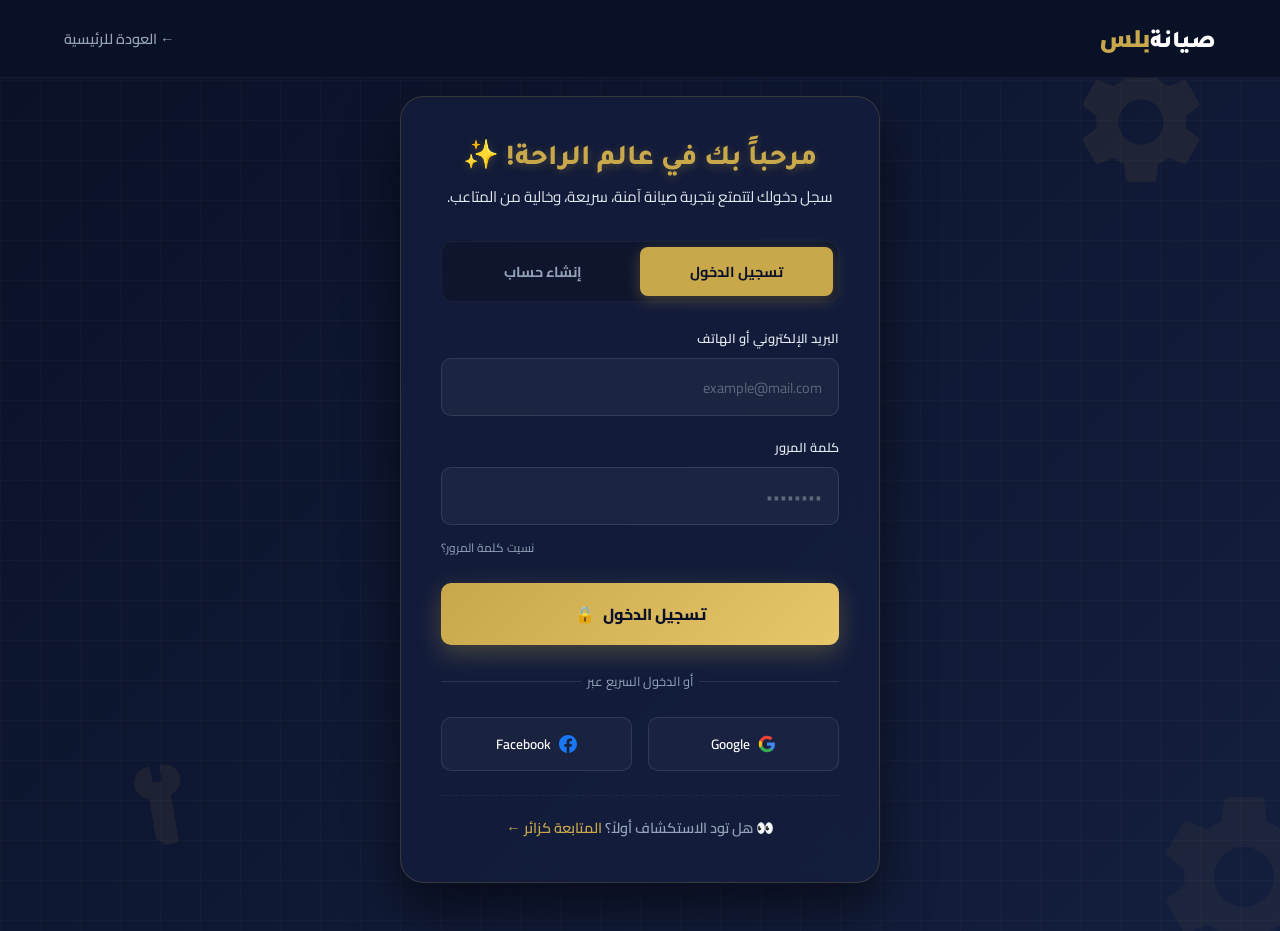
<file: auth.html>
<!DOCTYPE html>
<html lang="ar" dir="rtl">
<head>
<meta charset="UTF-8"/>
<meta name="viewport" content="width=device-width,initial-scale=1.0"/>
<title>تسجيل الدخول — صيانةبلس</title>
<link href="https://fonts.googleapis.com/css2?family=Cairo:wght@300;400;600;700;900&family=Tajawal:wght@400;700;800;900&display=swap" rel="stylesheet"/>

<style>
/* ── المتغيرات والألوان الأساسية ── */
:root {
  --navy: #0a1128; --navy-mid: #141f3e; --navy-light: #1f2d54;
  --gold: #c9a84c; --gold-light: #e8c66a; --white: #ffffff;
  --body-text: #e2e8f0; --muted: #94a3b8; --green: #2ecc71; --blue: #3b82f6;
  --red: #ef4444;
}
* { box-sizing: border-box; margin: 0; padding: 0; font-family: 'Cairo', sans-serif; }
body { background-color: var(--navy); color: var(--white); overflow-x: hidden; min-height: 100vh; display: flex; flex-direction: column; }
a { text-decoration: none; }

/* ── النافبار ── */
.navbar { width: 100%; background: rgba(10,17,40,0.95); backdrop-filter: blur(10px); display: flex; justify-content: space-between; align-items: center; padding: 1rem 5%; z-index: 99; border-bottom: 1px solid rgba(255,255,255,0.05); position: absolute; top: 0; }
.nav-logo { font-family: 'Tajawal', sans-serif; font-size: 1.5rem; font-weight: 900; color: var(--white); }
.nav-logo span { color: var(--gold); }
.nav-back { color: var(--muted); font-size: 0.9rem; font-weight: 600; transition: color 0.3s; display: flex; align-items: center; gap: 0.5rem; }
.nav-back:hover { color: var(--white); }

/* ── الخلفية والتروس ── */
.auth-wrapper { flex: 1; display: flex; align-items: center; justify-content: center; padding: 6rem 5% 3rem; position: relative; overflow: hidden; background: linear-gradient(135deg, var(--navy), var(--navy-mid)); }
.auth-wrapper::before { content: ''; position: absolute; inset: 0; background-image: linear-gradient(rgba(201,168,76,.03) 1px, transparent 1px), linear-gradient(90deg, rgba(201,168,76,.03) 1px, transparent 1px); background-size: 40px 40px; z-index: 1; }

.floating-tools { position: absolute; inset: 0; z-index: 2; pointer-events: none; }
.f-tool { position: absolute; opacity: 0.08; color: var(--gold); }
.f-tool svg { width: 100%; height: 100%; fill: currentColor; display: block; }
.ft1 { width: 150px; height: 150px; top: 5%; right: 5%; animation: spinGear 30s linear infinite; }
.ft2 { width: 80px; height: 80px; bottom: 10%; left: 10%; animation: floatSpace 8s ease-in-out infinite 1s; transform: rotate(35deg); }
.ft3 { width: 200px; height: 200px; bottom: -5%; right: -5%; animation: spinGear 40s linear infinite reverse; opacity: 0.05; }
@keyframes floatSpace { 0%, 100% { transform: translateY(0) rotate(35deg); } 50% { transform: translateY(-20px) rotate(35deg); } }
@keyframes spinGear { 100% { transform: rotate(360deg); } }

/* ── حاوية تسجيل الدخول (Glassmorphism) ── */
.auth-box { background: rgba(20, 31, 62, 0.7); backdrop-filter: blur(15px); border: 1px solid rgba(201, 168, 76, 0.2); border-radius: 24px; width: 100%; max-width: 480px; padding: 2.5rem; position: relative; z-index: 10; box-shadow: 0 25px 50px rgba(0,0,0,0.5); animation: slideUp 0.6s ease both; }
@keyframes slideUp { from { opacity: 0; transform: translateY(30px); } to { opacity: 1; transform: translateY(0); } }

.auth-header { text-align: center; margin-bottom: 2rem; }
.auth-header h2 { font-family: 'Tajawal', sans-serif; font-size: 1.8rem; font-weight: 800; color: var(--gold); margin-bottom: 0.5rem; text-shadow: 0 2px 10px rgba(201,168,76,0.3); }
.auth-header p { color: var(--body-text); font-size: 0.95rem; line-height: 1.6; }

/* ── أزرار التبديل ── */
.toggle-btns { display: flex; background: rgba(0,0,0,0.2); border-radius: 12px; padding: 0.3rem; margin-bottom: 1.5rem; border: 1px solid rgba(255,255,255,0.05); }
.t-btn { flex: 1; text-align: center; padding: 0.7rem; border-radius: 8px; font-weight: 700; font-size: 0.9rem; cursor: pointer; transition: 0.3s; color: var(--muted); border: none; background: transparent; }
.t-btn.active { background: var(--gold); color: var(--navy); box-shadow: 0 4px 15px rgba(201, 168, 76, 0.3); }

/* ── النماذج (Forms) ── */
.auth-form { display: none; animation: fadeIn 0.4s ease; }
.auth-form.active { display: block; }
@keyframes fadeIn { from { opacity: 0; } to { opacity: 1; } }

.input-group { margin-bottom: 1.2rem; }
.input-group label { display: block; font-size: 0.8rem; color: var(--body-text); margin-bottom: 0.5rem; font-weight: 600; }
.input-group input { width: 100%; background: rgba(255,255,255,0.04); border: 1px solid rgba(255,255,255,0.1); color: var(--white); padding: 0.9rem 1rem; border-radius: 10px; font-family: 'Cairo', sans-serif; font-size: 0.9rem; transition: 0.3s; outline: none; }
.input-group input:focus { border-color: var(--gold); background: rgba(201,168,76,0.05); box-shadow: 0 0 0 4px rgba(201,168,76,0.1); }
.input-group input::placeholder { color: rgba(255,255,255,0.3); }

.row-inputs { display: flex; gap: 1rem; }
.row-inputs .input-group { flex: 1; }

.submit-btn { width: 100%; padding: 1rem; background: linear-gradient(135deg, var(--gold), var(--gold-light)); color: var(--navy); border: none; border-radius: 10px; font-family: 'Cairo', sans-serif; font-size: 1rem; font-weight: 800; cursor: pointer; transition: 0.3s; margin-top: 0.5rem; box-shadow: 0 8px 25px rgba(201,168,76,0.3); display: flex; align-items: center; justify-content: center; gap: 0.5rem; }
.submit-btn:hover { transform: translateY(-3px); box-shadow: 0 12px 30px rgba(201,168,76,0.4); }

.forgot-pass { display: block; text-align: left; font-size: 0.75rem; color: var(--muted); margin-top: -0.5rem; margin-bottom: 1.5rem; transition: 0.2s; }
.forgot-pass:hover { color: var(--gold); }

/* رسائل الخطأ والنجاح */
.msg-box { padding: 0.8rem; border-radius: 8px; font-size: 0.85rem; margin-bottom: 1.5rem; display: none; font-weight: 600; text-align: center; }
.msg-error { background: rgba(239, 68, 68, 0.1); color: #fca5a5; border: 1px solid rgba(239, 68, 68, 0.3); }
.msg-success { background: rgba(46, 204, 113, 0.1); color: #86efac; border: 1px solid rgba(46, 204, 113, 0.3); }

/* ── الدخول عبر المنصات (الاجتماعية) والزائر ── */
.divider { display: flex; align-items: center; text-align: center; margin: 1.5rem 0; color: var(--muted); font-size: 0.8rem; }
.divider::before, .divider::after { content: ''; flex: 1; border-bottom: 1px solid rgba(255,255,255,0.1); }
.divider:not(:empty)::before { margin-left: .5em; }
.divider:not(:empty)::after { margin-right: .5em; }

.social-grid { display: grid; grid-template-columns: 1fr 1fr; gap: 1rem; margin-bottom: 1.5rem; }
.btn-social { display: flex; align-items: center; justify-content: center; gap: 0.5rem; width: 100%; padding: 0.8rem; background: rgba(255,255,255,0.03); border: 1px solid rgba(255,255,255,0.1); border-radius: 10px; color: var(--white); font-family: 'Cairo', sans-serif; font-size: 0.85rem; font-weight: 600; cursor: pointer; transition: 0.2s; }
.btn-social:hover { background: rgba(255,255,255,0.08); border-color: rgba(255,255,255,0.3); transform: translateY(-2px); }
.btn-social svg { width: 18px; height: 18px; }

.guest-link-container { text-align: center; margin-top: 1rem; padding-top: 1rem; border-top: 1px dashed rgba(255,255,255,0.05); }
.guest-link { color: var(--muted); font-size: 0.9rem; font-weight: 600; transition: 0.2s; display: inline-block; }
.guest-link:hover { color: var(--white); transform: translateX(-5px); }
.guest-link span { color: var(--gold); }

/* RESPONSIVE */
@media (max-width: 500px) {
  .auth-box { padding: 2rem 1.5rem; }
  .row-inputs { flex-direction: column; gap: 0; }
}
</style>
</head>
<body>

<nav class="navbar">
  <a href="index.html" class="nav-logo">صيانة<span>بلس</span></a>
  <a href="index.html" class="nav-back">← العودة للرئيسية</a>
</nav>

<div class="auth-wrapper">
  <!-- التروس الخلفية -->
  <div class="floating-tools">
    <div class="f-tool ft1"><svg viewBox="0 0 24 24"><path d="M19.14 12.94c.04-.3.06-.61.06-.94 0-.32-.02-.64-.06-.94l2.03-1.58c.18-.14.23-.41.12-.61l-1.92-3.32c-.12-.22-.37-.29-.59-.22l-2.39.96c-.5-.38-1.03-.7-1.62-.94l-.36-2.54c-.05-.24-.24-.41-.48-.41h-3.84c-.24 0-.43.17-.47.41l-.36 2.54c-.59.24-1.13.56-1.62.94l-2.39-.96c-.22-.08-.47 0-.59.22l-1.92 3.32c-.12.22-.07-.49.12.61l2.03 1.58c-.04.3-.06.61-.06.94s.02.64.06.94l-2.03 1.58c-.18.14-.23.41-.12.61l1.92 3.32c.12.22.37.29.59.22l2.39-.96c.5.38 1.03.7 1.62.94l.36 2.54c.05.24.24.41.48.41h3.84c.24 0 .43-.17.47-.41l.36-2.54c.59-.24 1.13-.56 1.62-.94l2.39.96c.22.08.47 0 .59-.22l1.92-3.32c.12-.22.07-.49-.12-.61l-2.03-1.58zM12 15.6c-1.98 0-3.6-1.62-3.6-3.6s1.62-3.6 3.6-3.6 3.6 1.62 3.6 3.6-1.62 3.6-3.6 3.6z"/></svg></div>
    <div class="f-tool ft2"><svg viewBox="0 0 24 24"><path d="M21.71 20.29l-9.53-9.53C12.75 9.77 13 8.4 12.64 7c-.43-1.64-1.7-2.92-3.35-3.36-1.95-.51-3.92.27-5.01 1.81l3.01 3.01c.2.2.2.51 0 .71l-1.41 1.41c-.2.2-.51.2-.71 0L2.16 7.57C.62 8.66-.16 10.63.35 12.58c.44 1.65 1.72 2.92 3.36 3.36 1.4.36 2.77.1 3.76-.48l9.53 9.53c.39.39 1.02.39 1.41 0l3.3-3.3c.39-.38.39-1.01 0-1.4z"/></svg></div>
    <div class="f-tool ft3"><svg viewBox="0 0 24 24"><path d="M19.14 12.94c.04-.3.06-.61.06-.94 0-.32-.02-.64-.06-.94l2.03-1.58c.18-.14.23-.41.12-.61l-1.92-3.32c-.12-.22-.37-.29-.59-.22l-2.39.96c-.5-.38-1.03-.7-1.62-.94l-.36-2.54c-.05-.24-.24-.41-.48-.41h-3.84c-.24 0-.43.17-.47.41l-.36 2.54c-.59.24-1.13.56-1.62.94l-2.39-.96c-.22-.08-.47 0-.59.22l-1.92 3.32c-.12.22-.07.49.12.61l2.03 1.58c-.04.3-.06.61-.06.94s.02.64.06.94l-2.03 1.58c-.18.14-.23.41-.12.61l1.92 3.32c.12.22.37.29.59.22l2.39-.96c.5.38 1.03.7 1.62.94l.36 2.54c.05.24.24.41.48.41h3.84c.24 0 .43-.17.47-.41l.36-2.54c.59-.24 1.13-.56 1.62-.94l2.39.96c.22.08.47 0 .59-.22l1.92-3.32c.12-.22.07-.49-.12-.61l-2.03-1.58zM12 15.6c-1.98 0-3.6-1.62-3.6-3.6s1.62-3.6 3.6-3.6 3.6 1.62 3.6 3.6-1.62 3.6-3.6 3.6z"/></svg></div>
  </div>

  <div class="auth-box">
    <!-- 🟢 العناوين التسويقية (تتغير ديناميكياً) 🟢 -->
    <div class="auth-header">
      <h2 id="main-title">مرحباً بك في عالم الراحة! ✨</h2>
      <p id="sub-title">سجل دخولك لتتمتع بتجربة صيانة آمنة، سريعة، وخالية من المتاعب.</p>
    </div>

    <!-- أزرار التبديل -->
    <div class="toggle-btns">
      <button class="t-btn active" onclick="switchTab('login')">تسجيل الدخول</button>
      <button class="t-btn" onclick="switchTab('register')">إنشاء حساب</button>
    </div>

    <!-- 🟢 نموذج تسجيل الدخول 🟢 -->
    <form id="login-form" class="auth-form active" onsubmit="handleLogin(event)">
      <div id="login-error" class="msg-box msg-error"></div>
      
      <div class="input-group">
        <label>البريد الإلكتروني أو الهاتف</label>
        <input type="text" id="login-identifier" placeholder="example@mail.com" required>
      </div>
      
      <div class="input-group">
        <label>كلمة المرور</label>
        <input type="password" id="login-password" placeholder="••••••••" required>
      </div>
      
      <a href="#" class="forgot-pass">نسيت كلمة المرور؟</a>
      
      <button type="submit" class="submit-btn" id="login-submit-btn">تسجيل الدخول <span>🔒</span></button>
    </form>

    <!-- 🟢 نموذج إنشاء حساب جديد 🟢 -->
    <form id="register-form" class="auth-form" onsubmit="handleRegister(event)">
      <div id="reg-msg" class="msg-box"></div>

      <div class="row-inputs">
        <div class="input-group">
          <label>الاسم الأول</label>
          <input type="text" id="reg-fname" placeholder="محمد" required>
        </div>
        <div class="input-group">
          <label>الاسم الأخير</label>
          <input type="text" id="reg-lname" placeholder="أحمد" required>
        </div>
      </div>

      <div class="input-group">
        <label>رقم الهاتف</label>
        <input type="tel" id="reg-phone" placeholder="01XXXXXXXXX" required>
      </div>

      <div class="input-group">
        <label>البريد الإلكتروني</label>
        <input type="email" id="reg-email" placeholder="example@mail.com" required>
      </div>

      <div class="row-inputs">
        <div class="input-group">
          <label>كلمة المرور</label>
          <input type="password" id="reg-pass" placeholder="••••••••" required>
        </div>
        <div class="input-group">
          <label>تأكيد المرور</label>
          <input type="password" id="reg-pass2" placeholder="••••••••" required>
        </div>
      </div>

      <button type="submit" class="submit-btn" id="reg-submit-btn">إنشاء حساب جديد <span>✨</span></button>
    </form>

    <!-- 🟢 خيارات الدخول السريعة (Social & Guest) 🟢 -->
    <div class="divider">أو الدخول السريع عبر</div>
    
    <div class="social-grid">
      <button class="btn-social" onclick="socialLogin('Google')">
        <svg viewBox="0 0 24 24"><path fill="#4285F4" d="M22.56 12.25c0-.78-.07-1.53-.2-2.25H12v4.26h5.92c-.26 1.37-1.04 2.53-2.21 3.31v2.77h3.57c2.08-1.92 3.28-4.74 3.28-8.09z"/><path fill="#34A853" d="M12 23c2.97 0 5.46-.98 7.28-2.66l-3.57-2.77c-.98.66-2.23 1.06-3.71 1.06-2.86 0-5.29-1.93-6.16-4.53H2.18v2.84C3.99 20.53 7.7 23 12 23z"/><path fill="#FBBC05" d="M5.84 14.09c-.22-.66-.35-1.36-.35-2.09s.13-1.43.35-2.09V7.07H2.18C1.43 8.55 1 10.22 1 12s.43 3.45 1.18 4.93l2.85-2.22.81-.62z"/><path fill="#EA4335" d="M12 5.38c1.62 0 3.06.56 4.21 1.64l3.15-3.15C17.45 2.09 14.97 1 12 1 7.7 1 3.99 3.47 2.18 7.07l3.66 2.84c.87-2.6 3.3-4.53 6.16-4.53z"/></svg>
        Google
      </button>
      <button class="btn-social" onclick="socialLogin('Facebook')">
        <svg viewBox="0 0 24 24"><path fill="#1877F2" d="M24 12.073c0-6.627-5.373-12-12-12s-12 5.373-12 12c0 5.99 4.388 10.954 10.125 11.854v-8.385H7.078v-3.469h3.047V9.43c0-3.007 1.792-4.669 4.533-4.669 1.312 0 2.686.235 2.686.235v2.953H15.83c-1.491 0-1.956.925-1.956 1.874v2.25h3.328l-.532 3.469h-2.796v8.385C19.612 23.027 24 18.062 24 12.073z"/></svg>
        Facebook
      </button>
    </div>

    <!-- 🟢 الدخول كزائر 🟢 -->
    <div class="guest-link-container">
      <a href="#" class="guest-link" onclick="continueAsGuest()">👀 هل تود الاستكشاف أولاً؟ <span>المتابعة كزائر ←</span></a>
    </div>

  </div>
</div>

<script>
// ── التبديل بين النموذجين وتغيير العبارات التسويقية ──
function switchTab(tab) {
  const loginForm = document.getElementById('login-form');
  const regForm = document.getElementById('register-form');
  const btns = document.querySelectorAll('.t-btn');
  const title = document.getElementById('main-title');
  const sub = document.getElementById('sub-title');

  // تنظيف رسائل الخطأ
  document.getElementById('login-error').style.display = 'none';
  document.getElementById('reg-msg').style.display = 'none';

  btns.forEach(b => b.classList.remove('active'));

  if(tab === 'login') {
    loginForm.classList.add('active');
    regForm.classList.remove('active');
    btns[0].classList.add('active');
    
    // العبارات التسويقية للدخول
    title.textContent = 'مرحباً بك في عالم الراحة! ✨';
    sub.textContent = 'سجل دخولك لتتمتع بتجربة صيانة آمنة، سريعة، وخالية من المتاعب.';
  } else {
    regForm.classList.add('active');
    loginForm.classList.remove('active');
    btns[1].classList.add('active');
    
    // العبارات التسويقية للتسجيل
    title.textContent = 'خطوتك الأولى لراحة بالك! 🚀';
    sub.textContent = 'انضم لأكثر من 5000 عميل يثقون بنا، ووفر وقتك ومجهودك.';
  }
}

// ── الدخول كزائر (Guest) ──
function continueAsGuest() {
  const msgBox = document.getElementById('login-error'); // نستخدم نفس الـ div لعرض رسالة
  msgBox.className = 'msg-box msg-success';
  msgBox.textContent = 'مرحباً بك كزائر! جاري التوجيه للرئيسية...';
  msgBox.style.display = 'block';
  
  sessionStorage.setItem('loggedIn', 'guest');
  sessionStorage.removeItem('userName'); // إزالة الاسم إن وجد
  
  setTimeout(() => { window.location.href = 'index.html'; }, 1000);
}

// ── الدخول عبر المنصات (محاكاة) ──
function socialLogin(provider) {
  const msgBox = document.getElementById('login-error');
  msgBox.className = 'msg-box msg-success';
  msgBox.textContent = `تم تسجيل الدخول بنجاح عبر ${provider}!`;
  msgBox.style.display = 'block';
  
  sessionStorage.setItem('loggedIn', 'true');
  sessionStorage.setItem('userName', 'مستخدم ' + provider);
  
  setTimeout(() => { window.location.href = 'index.html'; }, 1000);
}

// ── معالجة تسجيل الدخول (عبر API) ──
async function handleLogin(e) {
  e.preventDefault();
  const identifier = document.getElementById('login-identifier').value;
  const pass = document.getElementById('login-password').value;
  const errorBox = document.getElementById('login-error');
  const btn = document.getElementById('login-submit-btn');

  errorBox.style.display = 'none';
  const oldText = btn.innerHTML;
  btn.innerHTML = 'جاري التحقق... <span>⏳</span>';
  btn.disabled = true;

  try {
    const res = await fetch('api/login.php', {
      method: 'POST',
      headers: { 'Content-Type': 'application/json' },
      body: JSON.stringify({ emailOrPhone: identifier, password: pass })
    });

    const data = await res.json();

    if(res.ok) {
      sessionStorage.setItem('loggedIn', 'true');
      sessionStorage.setItem('userName', data.userName || 'العميل');
      
      errorBox.className = 'msg-box msg-success';
      errorBox.textContent = 'تم تسجيل الدخول بنجاح! جاري التوجيه للرئيسية...';
      errorBox.style.display = 'block';
      
      setTimeout(() => { window.location.href = 'index.html'; }, 1000);
    } else {
      errorBox.className = 'msg-box msg-error';
      errorBox.textContent = data.error || 'بيانات الدخول غير صحيحة.';
      errorBox.style.display = 'block';
      btn.innerHTML = oldText;
      btn.disabled = false;
    }
  } catch(err) {
    // محاكاة النجاح للبيئة المحلية
    sessionStorage.setItem('loggedIn', 'true');
    sessionStorage.setItem('userName', identifier.split('@')[0]); 
    window.location.href = 'index.html';
  }
}

// ── معالجة إنشاء الحساب (عبر API) ──
async function handleRegister(e) {
  e.preventDefault();
  const fname = document.getElementById('reg-fname').value.trim();
  const lname = document.getElementById('reg-lname').value.trim();
  const phone = document.getElementById('reg-phone').value.trim();
  const email = document.getElementById('reg-email').value.trim();
  const pass = document.getElementById('reg-pass').value;
  const pass2 = document.getElementById('reg-pass2').value;
  const msgBox = document.getElementById('reg-msg');
  const btn = document.getElementById('reg-submit-btn');

  msgBox.style.display = 'none';

  // ── Client-side Validation ──
  if (!fname) {
    msgBox.className = 'msg-box msg-error';
    msgBox.textContent = 'يرجى إدخال الاسم الأول.';
    msgBox.style.display = 'block';
    return;
  }
  const emailRe = /^[^\s@]+@[^\s@]+\.[^\s@]+$/;
  if (!emailRe.test(email)) {
    msgBox.className = 'msg-box msg-error';
    msgBox.textContent = 'صيغة البريد الإلكتروني غير صحيحة.';
    msgBox.style.display = 'block';
    return;
  }
  if (pass.length < 6) {
    msgBox.className = 'msg-box msg-error';
    msgBox.textContent = 'كلمة المرور يجب أن تكون 6 أحرف على الأقل.';
    msgBox.style.display = 'block';
    return;
  }
  if(pass !== pass2) {
    msgBox.className = 'msg-box msg-error';
    msgBox.textContent = 'كلمتا المرور غير متطابقتين.';
    msgBox.style.display = 'block';
    return;
  }

  const oldText = btn.innerHTML;
  btn.innerHTML = 'جاري الإنشاء... <span>⏳</span>';
  btn.disabled = true;

  try {
    const res = await fetch('api/register.php', {
      method: 'POST',
      headers: { 'Content-Type': 'application/json' },
      body: JSON.stringify({ firstName: fname, lastName: lname, phone: phone, email: email, password: pass })
    });

    const data = await res.json();

    if(res.ok || res.status === 201) {
      msgBox.className = 'msg-box msg-success';
      msgBox.textContent = 'تم إنشاء الحساب بنجاح! يمكنك تسجيل الدخول الآن.';
      msgBox.style.display = 'block';
      e.target.reset();
      setTimeout(() => { switchTab('login'); }, 2000);
    } else {
      msgBox.className = 'msg-box msg-error';
      msgBox.textContent = data.error || 'حدث خطأ أثناء التسجيل.';
      msgBox.style.display = 'block';
    }
  } catch(err) {
    msgBox.className = 'msg-box msg-success';
    msgBox.textContent = 'تم إنشاء الحساب بنجاح! يرجى تسجيل الدخول.';
    msgBox.style.display = 'block';
    e.target.reset();
    setTimeout(() => { switchTab('login'); }, 2000);
  } finally {
    btn.innerHTML = oldText;
    btn.disabled = false;
  }
}
</script>
</body>
</html>
</file>
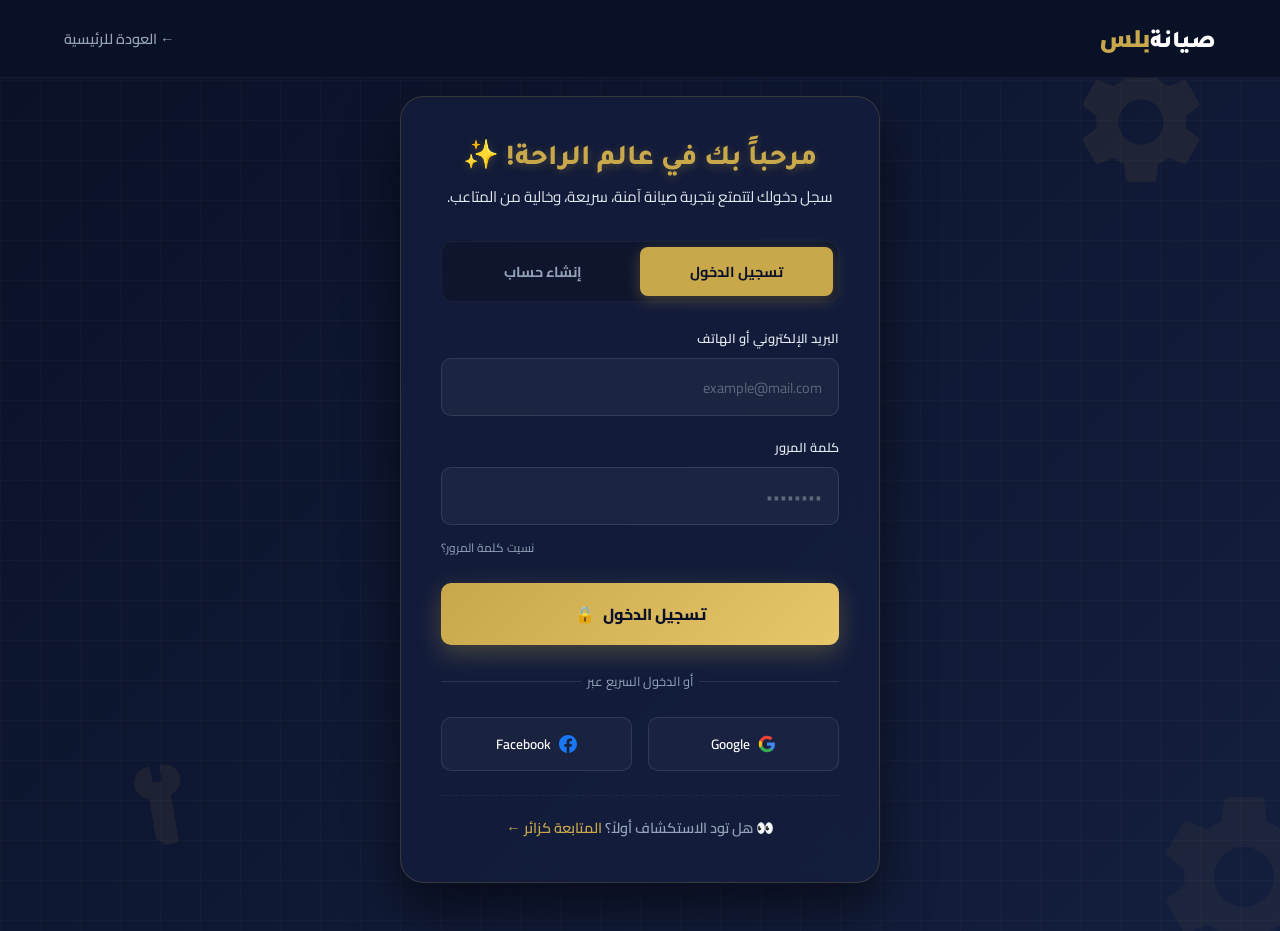
<file: profile.html>
<!DOCTYPE html>
<html lang="ar" dir="rtl">
<head>
<meta charset="UTF-8"/>
<meta name="viewport" content="width=device-width,initial-scale=1.0"/>
<title>حسابي الشخصي — صيانةبلس</title>
<link href="https://fonts.googleapis.com/css2?family=Cairo:wght@300;400;600;700;900&family=Tajawal:wght@300;400;500;700;800;900&display=swap" rel="stylesheet"/>

<style>
/* ── CSS VARIABLES ── */
:root {
  --navy: #0a1128; --navy-mid: #141f3e; --navy-light: #1f2d54;
  --gold: #c9a84c; --gold-light: #e8c66a; --white: #ffffff;
  --body-text: #e2e8f0; --muted: #94a3b8; --green: #2ecc71; --blue: #3b82f6;
  --red: #ef4444;
}
* { box-sizing: border-box; margin: 0; padding: 0; font-family: 'Cairo', sans-serif; }
body { background-color: var(--navy); color: var(--white); overflow-x: hidden; scroll-behavior: smooth; }
a { text-decoration: none; }

/* ── NAVBAR & EBAR ── */
.ebar { background: #dc2626; color: white; text-align: center; padding: 0.5rem; font-weight: 700; font-size: 0.9rem; position: fixed; top: 0; width: 100%; z-index: 1000; transition: transform 0.3s ease; }
.ebar a { color: white; text-decoration: underline; }
.navbar { position: fixed; top: 36px; width: 100%; background: rgba(10,17,40,0.95); backdrop-filter: blur(10px); display: flex; justify-content: space-between; align-items: center; padding: 1rem 5%; z-index: 999; border-bottom: 1px solid rgba(255,255,255,0.05); transition: top 0.3s ease; }
.nav-logo { font-family: 'Tajawal', sans-serif; font-size: 1.5rem; font-weight: 900; color: var(--white); }
.nav-logo span { color: var(--gold); }
.nav-actions { display: flex; gap: 1rem; align-items: center; flex-wrap: nowrap; }
.nav-login-btn { color: var(--white); font-size: 0.9rem; font-weight: 600; transition: color 0.3s; cursor: pointer; white-space: nowrap; }
.nav-login-btn:hover { color: var(--gold); }

/* 🟢 زر الثلاث شرط (Hamburger) 🟢 */
.hamburger { display: flex; background: none; border: none; cursor: pointer; flex-direction: column; gap: 5px; padding: 5px; margin-right: 5px;}
.hamburger span { width: 25px; height: 3px; background: var(--white); border-radius: 2px; transition: 0.3s; }
.hamburger:hover span { background: var(--gold); }

/* 🟢 القائمة الجانبية (Sidebar) 🟢 */
.sidebar { position: fixed; top: 0; right: -320px; width: 320px; height: 100vh; background: var(--navy-mid); z-index: 10001; transition: right 0.3s ease; box-shadow: -5px 0 25px rgba(0,0,0,0.5); display: flex; flex-direction: column; border-left: 1px solid rgba(201,168,76,0.2); }
.sidebar.open { right: 0; }
.sidebar-overlay { position: fixed; inset: 0; background: rgba(10,17,40,0.8); backdrop-filter: blur(4px); z-index: 10000; opacity: 0; pointer-events: none; transition: opacity 0.3s ease; }
.sidebar-overlay.open { opacity: 1; pointer-events: auto; }
.sidebar-header { padding: 1rem; display: flex; justify-content: flex-end; }
.close-sidebar { background: rgba(255,255,255,0.05); border: none; color: var(--white); width: 35px; height: 35px; border-radius: 50%; cursor: pointer; font-size: 1.2rem; transition: 0.2s; display: flex; align-items: center; justify-content: center; }
.close-sidebar:hover { background: rgba(239,68,68,0.2); color: #ef4444; }
.sidebar-profile { padding: 0 1.5rem 1.5rem; border-bottom: 1px solid rgba(255,255,255,0.05); text-align: center; }
.sp-avatar { width: 80px; height: 80px; border-radius: 50%; background: linear-gradient(135deg, var(--gold), var(--gold-light)); color: var(--navy); display: flex; align-items: center; justify-content: center; font-size: 2.5rem; font-weight: 900; margin: 0 auto 1rem; border: 3px solid rgba(201,168,76,0.3); position: relative; overflow: hidden; cursor: pointer; transition: 0.3s; }
.sp-avatar:hover::after { content: '📷'; position: absolute; inset: 0; background: rgba(0,0,0,0.6); display: flex; align-items: center; justify-content: center; font-size: 1.8rem; color: white; }
.sp-name { font-family: 'Tajawal', sans-serif; font-size: 1.2rem; font-weight: 800; color: var(--white); margin-bottom: 0.3rem; }
.sp-info { font-size: 0.8rem; color: var(--muted); margin-bottom: 0.2rem; direction: ltr; }
.sidebar-links { list-style: none; padding: 1rem 0; margin: 0; flex: 1; overflow-y: auto; }
.sidebar-links li a { display: flex; align-items: center; gap: 1rem; padding: 1rem 1.5rem; color: var(--body-text); font-weight: 600; font-size: 0.95rem; transition: 0.2s; border-right: 3px solid transparent; }
.sidebar-links li a:hover { background: rgba(255,255,255,0.03); color: var(--gold); border-right-color: var(--gold); }
.sidebar-links li a .icon { font-size: 1.2rem; width: 24px; text-align: center; }
.logout-link { color: #fca5a5 !important; }
.logout-link:hover { background: rgba(239,68,68,0.05) !important; color: #ef4444 !important; border-right-color: #ef4444 !important; }

/* ── PROFILE SPECIFIC STYLES ── */
.profile-wrapper { max-width: 1100px; margin: 120px auto 50px; padding: 0 5%; display: grid; grid-template-columns: 300px 1fr; gap: 2rem; animation: fadeUp 0.6s ease both; }
@keyframes fadeUp { from { opacity: 0; transform: translateY(20px); } to { opacity: 1; transform: translateY(0); } }

/* Profile Card (Left side) */
.profile-card { background: var(--navy-mid); border: 1px solid rgba(255,255,255,0.05); border-radius: 16px; padding: 2rem; text-align: center; height: fit-content; position: sticky; top: 100px; }
.pc-avatar-wrap { position: relative; width: 120px; height: 120px; margin: 0 auto 1.5rem; border-radius: 50%; border: 4px solid var(--gold); padding: 4px; background: rgba(201,168,76,0.1); }
.pc-avatar { width: 100%; height: 100%; border-radius: 50%; overflow: hidden; background: linear-gradient(135deg, var(--gold), var(--gold-light)); color: var(--navy); display: flex; align-items: center; justify-content: center; font-size: 3rem; font-weight: 900; }
.pc-avatar img { width: 100%; height: 100%; object-fit: cover; }
.pc-edit-btn { position: absolute; bottom: 0; left: 0; background: var(--gold); color: var(--navy); width: 36px; height: 36px; border-radius: 50%; display: flex; align-items: center; justify-content: center; cursor: pointer; border: 3px solid var(--navy-mid); transition: transform 0.2s; font-size: 1.2rem; }
.pc-edit-btn:hover { transform: scale(1.1); }
.pc-name { font-family: 'Tajawal', sans-serif; font-size: 1.5rem; font-weight: 800; color: var(--white); margin-bottom: 0.5rem; }
.pc-role { font-size: 0.85rem; color: var(--gold); font-weight: 700; background: rgba(201,168,76,0.1); padding: 0.3rem 1rem; border-radius: 50px; display: inline-block; margin-bottom: 1.5rem; }
.pc-stats { display: flex; justify-content: space-around; border-top: 1px solid rgba(255,255,255,0.05); border-bottom: 1px solid rgba(255,255,255,0.05); padding: 1rem 0; margin-bottom: 1.5rem; }
.pcs-item h4 { font-family: 'Tajawal', sans-serif; font-size: 1.2rem; color: var(--white); margin-bottom: 0.2rem; }
.pcs-item span { font-size: 0.75rem; color: var(--muted); }
.pc-logout { width: 100%; padding: 0.8rem; background: rgba(239,68,68,0.1); color: #ef4444; border: 1px solid rgba(239,68,68,0.3); border-radius: 8px; font-weight: 700; cursor: pointer; transition: 0.2s; }
.pc-logout:hover { background: rgba(239,68,68,0.2); transform: translateY(-2px); }

/* Main Content Area */
.profile-content { display: flex; flex-direction: column; gap: 1.5rem; }
.content-box { background: var(--navy-mid); border: 1px solid rgba(255,255,255,0.05); border-radius: 16px; padding: 2rem; position: relative; overflow: hidden; }
.cb-header { font-family: 'Tajawal', sans-serif; font-size: 1.3rem; font-weight: 800; color: var(--white); margin-bottom: 1.5rem; display: flex; align-items: center; gap: 0.5rem; }
.cb-header::before { content: ''; display: block; width: 4px; height: 20px; background: var(--gold); border-radius: 4px; }

/* Forms */
.form-grid { display: grid; grid-template-columns: 1fr 1fr; gap: 1.2rem; margin-bottom: 1.5rem; }
.fg { display: flex; flex-direction: column; gap: 0.5rem; }
.fg label { font-size: 0.85rem; color: var(--muted); font-weight: 600; }
.fg input { width: 100%; background: rgba(255,255,255,0.03); border: 1px solid rgba(255,255,255,0.1); color: var(--white); padding: 0.8rem 1rem; border-radius: 8px; font-family: 'Cairo', sans-serif; font-size: 0.95rem; outline: none; transition: 0.3s; }
.fg input:focus { border-color: var(--gold); background: rgba(201,168,76,0.05); }
.fg input:disabled { opacity: 0.6; cursor: not-allowed; }

.btn-primary { background: linear-gradient(135deg, var(--gold), var(--gold-light)); color: var(--navy); padding: 0.8rem 2rem; border-radius: 8px; font-family: 'Cairo', sans-serif; font-size: 0.95rem; font-weight: 800; cursor: pointer; transition: transform 0.2s, box-shadow 0.2s; border: none; display: inline-flex; align-items: center; gap: 0.5rem; }
.btn-primary:hover { transform: translateY(-2px); box-shadow: 0 8px 20px rgba(201,168,76,0.3); }

/* Custom success message style */
.toast-msg { padding: 1rem; border-radius: 8px; font-size: 0.9rem; font-weight: 700; margin-bottom: 1.5rem; display: none; text-align: center; animation: fadeUp 0.3s ease; }
.toast-success { background: rgba(46, 204, 113, 0.1); border: 1px solid rgba(46, 204, 113, 0.3); color: #86efac; }
.toast-error { background: rgba(239, 68, 68, 0.1); border: 1px solid rgba(239, 68, 68, 0.3); color: #fca5a5; }

/* RESPONSIVE */
.hide-mob { display: inline; }
@media(max-width:860px){
  .profile-wrapper { grid-template-columns: 1fr; margin-top: 100px; }
  .profile-card { position: static; }
  .hide-mob { display: none !important; }
}
@media(max-width:500px){
  .form-grid { grid-template-columns: 1fr; }
  .content-box { padding: 1.5rem; }
}
</style>
</head>
<body>

<div class="ebar">🚨 طوارئ 24/7 — <a href="tel:19777">19777</a></div>

<nav class="navbar">
  <div class="nav-logo">
      <a href="index.html" class="nav-logo" style="margin-left: 15px;">صيانة<span>بلس</span></a>
  </div>

  <div class="nav-actions">
    <a href="index.html" class="nav-login-btn hide-mob">الرئيسية ←</a>
    <a href="auth.html" class="nav-login-btn hide-mob" id="login-nav-btn" style="display: none;">👤 دخول</a>
    
    <button class="hamburger" id="ham" onclick="openSidebar()" aria-label="قائمة">
        <span></span><span></span><span></span>
    </button>
  </div>
</nav>

<!-- 🟢 القائمة الجانبية (Sidebar) 🟢 -->
<div class="sidebar-overlay" id="sidebar-overlay" onclick="closeSidebar()"></div>
<div class="sidebar" id="sidebar">
  <div class="sidebar-header">
    <button class="close-sidebar" onclick="closeSidebar()">✕</button>
  </div>
  
  <div class="sidebar-profile" id="sidebar-profile"></div>
  
  <ul class="sidebar-links">
     <li><a href="index.html"><span class="icon">🏠</span> الرئيسية</a></li>
     <li><a href="profile.html"><span class="icon">⚙️</span> حسابي الشخصي</a></li>
     <li><a href="technicians.html"><span class="icon">👨‍🔧</span> تصفح الفنيين</a></li>
     <li><a href="index.html#contact" onclick="closeSidebar();"><span class="icon">📞</span> تواصل معنا</a></li>
     <li id="sidebar-logout" style="display:none; margin-top: 10px; border-top: 1px solid rgba(255,255,255,0.05); padding-top: 10px;"><a href="#" onclick="logoutUser()" class="logout-link"><span class="icon">🚪</span> تسجيل خروج</a></li>
  </ul>
</div>

<!-- 🟢 محتوى الصفحة (Profile) 🟢 -->
<div class="profile-wrapper">
    
    <!-- الكارت الجانبي -->
    <div class="profile-card">
        <div class="pc-avatar-wrap">
            <div class="pc-avatar" id="main-avatar">👤</div>
            <label class="pc-edit-btn" title="تغيير الصورة">
                📷
                <input type="file" accept="image/*" style="display:none;" onchange="uploadMainAvatar(event)">
            </label>
        </div>
        <div class="pc-name" id="display-name">جاري التحميل...</div>
        <div class="pc-role">⭐ عميل مميز</div>
        
        <div class="pc-stats">
            <div class="pcs-item">
                <h4 id="stat-orders">0</h4>
                <span>طلبات سابقة</span>
            </div>
            <div class="pcs-item">
                <h4>20%</h4>
                <span>خصم متاح</span>
            </div>
        </div>

        <button class="pc-logout" onclick="logoutUser()">تسجيل الخروج 🚪</button>
    </div>

    <!-- المحتوى الأيمن (النماذج) -->
    <div class="profile-content">
        
        <!-- قسم تعديل البيانات الشخصية -->
        <div class="content-box">
            <div class="cb-header">البيانات الشخصية</div>
            <div id="info-msg" class="toast-msg"></div>
            
            <form onsubmit="savePersonalInfo(event)">
                <div class="form-grid">
                    <div class="fg">
                        <label>الاسم الكامل</label>
                        <input type="text" id="prof-name" required>
                    </div>
                    <div class="fg">
                        <label>رقم الهاتف</label>
                        <input type="tel" id="prof-phone" placeholder="01XXXXXXXXX" required>
                    </div>
                    <div class="fg">
                        <label>البريد الإلكتروني</label>
                        <input type="email" id="prof-email" placeholder="example@mail.com" disabled title="لا يمكن تغيير البريد الإلكتروني">
                    </div>
                    <div class="fg">
                        <label>العنوان المحفوظ للطلبات</label>
                        <input type="text" id="prof-address" placeholder="المحافظة، الحي، الشارع، المبنى">
                    </div>
                </div>
                <button type="submit" class="btn-primary" id="btn-save-info">حفظ التعديلات 💾</button>
            </form>
        </div>

        <!-- قسم تغيير كلمة المرور -->
        <div class="content-box">
            <div class="cb-header">تغيير كلمة المرور</div>
            <div id="pass-msg" class="toast-msg"></div>
            
            <form onsubmit="changePassword(event)">
                <div class="form-grid">
                    <div class="fg">
                        <label>كلمة المرور الحالية</label>
                        <input type="password" id="pass-old" placeholder="••••••••" required>
                    </div>
                    <div class="fg">
                        <label>كلمة المرور الجديدة</label>
                        <input type="password" id="pass-new" placeholder="••••••••" required>
                    </div>
                    <div class="fg" style="grid-column: 1 / -1;">
                        <label>تأكيد كلمة المرور الجديدة</label>
                        <input type="password" id="pass-confirm" placeholder="••••••••" required>
                    </div>
                </div>
                <button type="submit" class="btn-primary" id="btn-save-pass">تحديث كلمة المرور 🔐</button>
            </form>
        </div>

    </div>
</div>

<script>
// ── التمرير وتثبيت النافبار ──
window.addEventListener('scroll', () => {
  const ebar = document.querySelector('.ebar');
  const navbar = document.querySelector('.navbar');
  if (window.scrollY > 36) {
    ebar.style.transform = 'translateY(-100%)';
    navbar.style.top = '0';
  } else {
    ebar.style.transform = 'translateY(0)';
    navbar.style.top = '36px';
  }
});

// ── التحقق من تسجيل الدخول (حماية الصفحة) ──
const status = sessionStorage.getItem('loggedIn');
const userName = sessionStorage.getItem('userName') || '';

if(status !== 'true' && status !== 'guest') {
    window.location.href = 'auth.html';
}

if(status === 'guest') {
    alert('عذراً، يجب تسجيل الدخول بحساب حقيقي للوصول للملف الشخصي.');
    window.location.href = 'auth.html';
}

// ── تحميل بيانات المستخدم في الواجهة ──
function loadUserData() {
    const displayEl = document.getElementById('display-name');
    const nameInput = document.getElementById('prof-name');
    const phoneInput = document.getElementById('prof-phone');
    const emailInput = document.getElementById('prof-email');
    const addrInput = document.getElementById('prof-address');

    displayEl.textContent = userName;
    nameInput.value = userName;
    
    phoneInput.value = localStorage.getItem('userPhone_' + userName) || '';
    emailInput.value = localStorage.getItem('userEmail_' + userName) || userName.split(' ')[0].toLowerCase() + '@mail.com';
    addrInput.value = localStorage.getItem('userAddr_' + userName) || '';

    updateAvatarUI();

    const historyKey = 'orderHistory_' + userName;
    const history = JSON.parse(localStorage.getItem(historyKey)) || [];
    document.getElementById('stat-orders').textContent = history.length;
}

function updateAvatarUI() {
    const savedPic = localStorage.getItem('profilePic_' + userName);
    const mainAv = document.getElementById('main-avatar');
    
    if(savedPic) {
        mainAv.innerHTML = `<img src="${savedPic}" alt="صورة">`;
    } else {
        mainAv.textContent = userName ? userName.charAt(0) : 'ع';
    }
}

// ── رفع الصورة الرئيسية ──
function uploadMainAvatar(event) {
    const file = event.target.files[0];
    if (file) {
        const reader = new FileReader();
        reader.onload = function(e) {
            localStorage.setItem('profilePic_' + userName, e.target.result);
            updateAvatarUI();
        };
        reader.readAsDataURL(file);
    }
}

// ── حفظ البيانات الشخصية (الربط بقاعدة البيانات) ──
async function savePersonalInfo(e) {
    e.preventDefault();
    const btn = document.getElementById('btn-save-info');
    const msg = document.getElementById('info-msg');
    
    const newName = document.getElementById('prof-name').value;
    const newPhone = document.getElementById('prof-phone').value;
    const newAddr = document.getElementById('prof-address').value;
    const oldUserName = sessionStorage.getItem('userName');

    btn.innerHTML = 'جاري الحفظ... ⏳';
    btn.disabled = true;

    try {
        // الاتصال بملف السيرفر (PHP)
        const res = await fetch('api/update_profile.php', {
            method: 'POST',
            headers: { 'Content-Type': 'application/json' },
            body: JSON.stringify({ oldUserName, newName, newPhone })
        });
        
        const data = await res.json();
        
        if(res.ok) {
            // تحديث البيانات محلياً في المتصفح إذا نجح السيرفر
            sessionStorage.setItem('userName', newName);
            localStorage.setItem('userPhone_' + newName, newPhone);
            localStorage.setItem('userAddr_' + newName, newAddr);
            
            // نقل الصورة إذا تم تغيير الاسم
            if(newName !== oldUserName) {
                 const pic = localStorage.getItem('profilePic_' + oldUserName);
                 if(pic) localStorage.setItem('profilePic_' + newName, pic);
                 document.getElementById('display-name').textContent = newName;
            }

            msg.className = 'toast-msg toast-success';
            msg.innerHTML = '✅ ' + (data.message || 'تم حفظ بياناتك بنجاح في السيرفر!');
        } else {
            msg.className = 'toast-msg toast-error';
            msg.innerHTML = '⚠️ ' + (data.error || 'فشل تحديث البيانات.');
        }
    } catch(err) {
        // وضع Fallback في حالة عدم اتصال السيرفر (تعمل محلياً)
        sessionStorage.setItem('userName', newName);
        localStorage.setItem('userPhone_' + newName, newPhone);
        localStorage.setItem('userAddr_' + newName, newAddr);
        document.getElementById('display-name').textContent = newName;
        msg.className = 'toast-msg toast-success';
        msg.innerHTML = '✅ تم الحفظ محلياً بنجاح.';
    } finally {
        msg.style.display = 'block';
        btn.innerHTML = 'حفظ التعديلات 💾';
        btn.disabled = false;
        setTimeout(() => { msg.style.display = 'none'; }, 3000);
    }
}

// ── تغيير كلمة المرور (الربط بقاعدة البيانات) ──
async function changePassword(e) {
    e.preventDefault();
    const btn = document.getElementById('btn-save-pass');
    const msg = document.getElementById('pass-msg');
    
    const oldP = document.getElementById('pass-old').value;
    const newP = document.getElementById('pass-new').value;
    const confP = document.getElementById('pass-confirm').value;

    msg.style.display = 'none';

    if(newP !== confP) {
        msg.className = 'toast-msg toast-error';
        msg.innerHTML = '⚠️ كلمتا المرور الجديدتان غير متطابقتين.';
        msg.style.display = 'block';
        return;
    }

    if(newP.length < 6) {
        msg.className = 'toast-msg toast-error';
        msg.innerHTML = '⚠️ كلمة المرور يجب أن تكون 6 أحرف على الأقل.';
        msg.style.display = 'block';
        return;
    }

    const oldText = btn.innerHTML;
    btn.innerHTML = 'جاري التحديث... ⏳';
    btn.disabled = true;

    try {
        // إرسال الطلب لملف الـ PHP
        const res = await fetch('api/change_password.php', {
            method: 'POST',
            headers: { 'Content-Type': 'application/json' },
            body: JSON.stringify({ 
                userName: sessionStorage.getItem('userName'), 
                oldPassword: oldP, 
                newPassword: newP 
            })
        });
        
        const data = await res.json();
        
        if(res.ok) {
            // تفريغ الحقول
            document.getElementById('pass-old').value = '';
            document.getElementById('pass-new').value = '';
            document.getElementById('pass-confirm').value = '';

            msg.className = 'toast-msg toast-success';
            msg.innerHTML = '✅ ' + (data.message || 'تم تغيير كلمة المرور بنجاح.');
            msg.style.display = 'block';
        } else {
            msg.className = 'toast-msg toast-error';
            msg.innerHTML = '⚠️ ' + (data.error || 'كلمة المرور القديمة غير صحيحة.');
            msg.style.display = 'block';
        }
    } catch(err) {
        msg.className = 'toast-msg toast-error';
        msg.innerHTML = '⚠️ حدث خطأ في الاتصال بالسيرفر. يرجى التأكد من تشغيل XAMPP.';
        msg.style.display = 'block';
    } finally {
        btn.innerHTML = oldText;
        btn.disabled = false;
        setTimeout(() => { msg.style.display = 'none'; }, 4000);
    }
}

// ── 🟢 وظائف القائمة الجانبية (Sidebar) 🟢 ──
function openSidebar() {
  document.getElementById('sidebar').classList.add('open');
  document.getElementById('sidebar-overlay').classList.add('open');
  document.body.style.overflow = 'hidden';

  const profileDiv = document.getElementById('sidebar-profile');
  const logoutLi = document.getElementById('sidebar-logout');

  if(status === 'true') {
    const firstLetter = userName ? userName.charAt(0) : 'ع';
    const savedPic = localStorage.getItem('profilePic_' + userName);
    let avatarContent = savedPic ? `<img src="${savedPic}" alt="صورة المستخدم" style="width:100%; height:100%; object-fit:cover;">` : firstLetter;

    profileDiv.innerHTML = `
      <div class="sp-avatar" onclick="document.getElementById('profile-pic-input-side').click()" title="تغيير الصورة الشخصية">${avatarContent}</div>
      <input type="file" id="profile-pic-input-side" accept="image/*" style="display: none;" onchange="handleSidebarPicUpload(event)">
      <div class="sp-name">${userName}</div>
      <div class="sp-info">📱 محفوظ في الحساب</div>
      <div class="sp-info">✉️ عميل صيانة بلس المميز</div>
    `;
    logoutLi.style.display = 'block'; 
  }
}

function handleSidebarPicUpload(event) {
    const file = event.target.files[0];
    if (file) {
        const reader = new FileReader();
        reader.onload = function(e) {
            localStorage.setItem('profilePic_' + userName, e.target.result);
            updateAvatarUI(); // تحديث الأفاتار الرئيسي في الصفحة
            
            const avatarDiv = document.querySelector('.sidebar .sp-avatar');
            if (avatarDiv) avatarDiv.innerHTML = `<img src="${e.target.result}" alt="صورة" style="width:100%; height:100%; object-fit:cover;">`;
        };
        reader.readAsDataURL(file);
    }
}

function closeSidebar() {
  document.getElementById('sidebar').classList.remove('open');
  document.getElementById('sidebar-overlay').classList.remove('open');
  document.body.style.overflow = '';
}

function logoutUser() {
  sessionStorage.clear();
  window.location.href = 'index.html';
}

document.addEventListener("DOMContentLoaded", () => {
    loadUserData();
});
</script>
</body>
</html>
</file>
<file: shared.css>
/* ── Gear Canvas ── */
#gear-canvas {
  position: fixed; top: 0; left: 0;
  width: 100%; height: 100%;
  z-index: 0; pointer-events: none; opacity: .15;
}

/* ── Toast ── */
.toast {
  position: fixed; bottom: 1.5rem; left: 50%;
  transform: translateX(-50%);
  padding: .75rem 1.4rem; border-radius: 10px;
  font-size: .85rem; font-weight: 600;
  box-shadow: 0 8px 28px rgba(0,0,0,.4);
  z-index: 9999; white-space: nowrap;
  pointer-events: none; opacity: 0;
  transition: opacity .3s;
}
.toast.show { opacity: 1; }
.toast.ok  { background:#0d1a35; border:1px solid rgba(34,197,94,.4); color:#86efac; }
.toast.err { background:#0d1a35; border:1px solid rgba(232,83,74,.4); color:#fca5a5; }

/* ── Overlay ── */
.overlay {
  position: fixed; inset: 0; z-index: 200;
  background: rgba(0,0,0,.75);
  backdrop-filter: blur(12px);
  display: flex; align-items: center; justify-content: center;
  padding: 1rem; opacity: 0; pointer-events: none;
  transition: opacity .3s;
}
.overlay.open { opacity: 1; pointer-events: all; }

/* ── Nav scrolled shadow ── */
nav.scrolled { box-shadow: 0 4px 30px rgba(0,0,0,.5); }

*, *::before, *::after { box-sizing: border-box; margin: 0; padding: 0; }

/* تم توحيد المتغيرات لتتطابق مع الـ HTML تماماً */
:root {
  --navy: #0a1628;
  --navy-mid: #112240;
  --navy-light: #1a3258;
  --gold: #c9a84c;
  --gold-light: #e8c97a;
  --white: #ffffff;
  --body-text: #d1c9b8;
  --muted: #8a8070;
  --red: #e8534a;
  --green: #2ecc71;
  --blue: #3b82f6;
  --danger: #e8534a;
}

html { scroll-behavior: smooth; }

body {
  font-family: 'Cairo', sans-serif;
  background: var(--navy);
  color: var(--white);
  overflow-x: hidden;
  line-height: 1.7;
}

/* ── EMERGENCY BAR & NAVBAR OFFSET ── */
.ebar {
  background: var(--danger);
  text-align: center;
  padding: 0.55rem 1rem;
  font-size: 0.82rem;
  font-weight: 700;
  color: var(--white);
  position: fixed;
  top: 0; left: 0; right: 0;
  z-index: 101;
}
.ebar a { color: var(--white); font-weight: 900; }
body.has-ebar .navbar-offset { height: 36px; }
body.has-ebar .navbar { top: 36px; }

/* ── NAVBAR ── */
.navbar {
  position: fixed; top: 0; right: 0; left: 0; z-index: 100;
  display: flex; align-items: center; justify-content: space-between;
  padding: 1.2rem 5%;
  background: rgba(10,22,40,0.85);
  backdrop-filter: blur(16px);
  border-bottom: 1px solid rgba(201,168,76,0.15);
  transition: all 0.3s ease;
}
.nav-logo { font-family: 'Tajawal', sans-serif; font-size: 1.5rem; font-weight: 800; color: var(--gold); text-decoration: none;}
.nav-logo span { color: var(--white); }
.nav-links { display: flex; gap: 2rem; list-style: none; }
.nav-links a { color: var(--body-text); text-decoration: none; font-size: 0.9rem; font-weight: 600; transition: color 0.3s; }
.nav-links a:hover { color: var(--gold); }
.nav-cta-btn { background: var(--gold); color: var(--navy) !important; padding: 0.5rem 1.4rem; border-radius: 4px; font-weight: 700 !important; text-decoration: none; }
.nav-cta-btn:hover { background: var(--gold-light) !important; }
.nav-login-btn { color: var(--white); text-decoration: none; font-size: 0.9rem; font-weight: 600; margin-left: 1rem; }
.nav-login-btn:hover { color: var(--gold); }

/* ── HERO ── */
.hero {
  min-height: 100vh;
  display: flex; align-items: center;
  position: relative;
  padding: 8rem 5% 12rem;
  overflow: hidden;
}
.hero-bg {
  position: absolute; inset: 0;
  background: radial-gradient(ellipse 80% 60% at 70% 50%, rgba(201,168,76,0.08) 0%, transparent 70%),
              linear-gradient(160deg, #0a1628 0%, #0d1e38 50%, #0a1628 100%);
}
.hero-grid {
  position: absolute; inset: 0;
  background-image: linear-gradient(rgba(201,168,76,0.04) 1px, transparent 1px),
                    linear-gradient(90deg, rgba(201,168,76,0.04) 1px, transparent 1px);
  background-size: 60px 60px;
  mask-image: radial-gradient(ellipse 80% 80% at 50% 50%, black 30%, transparent 100%);
}
.hero-content { position: relative; z-index: 2; max-width: 700px; }
.hero-badge {
  display: inline-flex; align-items: center; gap: 0.5rem;
  background: rgba(201,168,76,0.1); border: 1px solid rgba(201,168,76,0.3);
  border-radius: 100px; padding: 0.4rem 1rem;
  font-size: 0.82rem; color: var(--gold); font-weight: 600;
  margin-bottom: 1.8rem; animation: fadeUp 0.6s ease both;
}
.hero-badge::before { content: '✦'; font-size: 0.7rem; }
h1 {
  font-family: 'Tajawal', sans-serif;
  font-size: clamp(2.2rem, 5vw, 3.8rem);
  font-weight: 800; line-height: 1.25;
  margin-bottom: 1.5rem;
  animation: fadeUp 0.6s 0.1s ease both;
}
h1 em { font-style: normal; color: var(--gold); position: relative; }
h1 em::after {
  content: ''; position: absolute; bottom: -4px; right: 0; left: 0;
  height: 3px; background: linear-gradient(90deg, var(--gold), transparent); border-radius: 2px;
}
.hero-text {
  font-size: 1.05rem; color: var(--body-text); line-height: 1.85;
  max-width: 580px; margin-bottom: 2.5rem;
  animation: fadeUp 0.6s 0.2s ease both;
}
.hero-actions { display: flex; gap: 1rem; flex-wrap: wrap; animation: fadeUp 0.6s 0.3s ease both; }

/* ── BUTTONS ── */
.btn-primary {
  background: linear-gradient(135deg, var(--gold), var(--gold-light));
  color: var(--navy); border: none; border-radius: 6px;
  padding: 1rem 2rem; font-family: 'Cairo', sans-serif;
  font-size: 1rem; font-weight: 700; cursor: pointer; text-decoration: none;
  display: inline-flex; align-items: center; gap: 0.5rem;
  transition: transform 0.25s, box-shadow 0.25s;
  box-shadow: 0 4px 24px rgba(201,168,76,0.35);
}
.btn-primary:hover { transform: translateY(-3px); box-shadow: 0 8px 32px rgba(201,168,76,0.5); }
.btn-outline {
  background: transparent; color: var(--white);
  border: 1px solid rgba(255,255,255,0.2); border-radius: 6px;
  padding: 1rem 2rem; font-family: 'Cairo', sans-serif;
  font-size: 1rem; font-weight: 600; cursor: pointer; text-decoration: none;
  display: inline-flex; align-items: center; gap: 0.5rem;
  transition: border-color 0.25s, background 0.25s;
}
.btn-outline:hover { border-color: var(--gold); background: rgba(201,168,76,0.08); }

/* ── HERO STATS ── */
.hero-stats {
  position: absolute; bottom: 4rem; left: 5%; right: 5%;
  display: flex; gap: 2px; z-index: 2;
  animation: fadeUp 0.6s 0.5s ease both;
}
.stat-card {
  flex: 1; padding: 1.2rem 1.5rem;
  background: rgba(255,255,255,0.04);
  border: 1px solid rgba(255,255,255,0.07);
  border-radius: 2px; text-align: center;
}
.stat-card:first-child { border-radius: 10px 2px 2px 10px; }
.stat-card:last-child  { border-radius: 2px 10px 10px 2px; }
.stat-num { font-family: 'Tajawal', sans-serif; font-size: 1.8rem; font-weight: 800; color: var(--gold); }
.stat-label { font-size: 0.78rem; color: var(--muted); margin-top: 0.2rem; }

/* ── SECTIONS BASE ── */
.section { padding: 6rem 5%; }
.section-tag { font-size: 0.78rem; letter-spacing: 2px; text-transform: uppercase; color: var(--gold); font-weight: 700; margin-bottom: 0.8rem; }
.section-title { font-family: 'Tajawal', sans-serif; font-size: clamp(1.8rem, 3.5vw, 2.8rem); font-weight: 800; line-height: 1.3; margin-bottom: 1rem; }
.section-sub { color: var(--body-text); font-size: 1rem; max-width: 600px; margin-bottom: 3rem; }

/* ── WHY US (تم تعديل الكلاسات لتطابق HTML) ── */
.why-sec { background: var(--navy-mid); }
.why-grid { display: grid; grid-template-columns: repeat(auto-fit, minmax(260px, 1fr)); gap: 1.5rem; margin-top: 3rem; }
.why-card {
  background: rgba(255,255,255,0.03); border: 1px solid rgba(255,255,255,0.07);
  border-radius: 12px; padding: 2rem; position: relative; overflow: hidden;
  transition: border-color 0.3s, transform 0.3s;
}
.why-card::before { content: ''; position: absolute; top: 0; right: 0; width: 3px; height: 0; background: var(--gold); transition: height 0.4s ease; }
.why-card:hover { border-color: rgba(201,168,76,0.3); transform: translateY(-4px); }
.why-card:hover::before { height: 100%; }
.why-icon { width: 52px; height: 52px; background: rgba(201,168,76,0.1); border-radius: 12px; display: flex; align-items: center; justify-content: center; font-size: 1.5rem; margin-bottom: 1.2rem; }
.why-card h3 { font-size: 1.05rem; font-weight: 700; margin-bottom: 0.6rem; }
.why-card p { font-size: 0.88rem; color: var(--body-text); line-height: 1.7; }

/* ── SERVICES (تم تعديل الكلاسات لتطابق HTML) ── */
.svc-sec { background: var(--navy); }
.svc-grid { display: grid; grid-template-columns: repeat(auto-fit, minmax(280px, 1fr)); gap: 1.5rem; margin-top: 3rem; }
.svc-card {
  background: linear-gradient(135deg, rgba(255,255,255,0.04), rgba(255,255,255,0.01));
  border: 1px solid rgba(255,255,255,0.07); border-radius: 16px; padding: 2.2rem;
  position: relative; overflow: hidden; transition: transform 0.3s, box-shadow 0.3s;
}
.svc-card:hover { transform: translateY(-6px); box-shadow: 0 20px 60px rgba(0,0,0,0.4); }
.svc-num { position: absolute; top: 1.5rem; left: 1.5rem; font-family: 'Tajawal', sans-serif; font-size: 3rem; font-weight: 900; color: rgba(201,168,76,0.08); line-height: 1; }
.svc-icon { font-size: 2.2rem; margin-bottom: 1rem; display: block; }
.svc-card h3 { font-family: 'Tajawal', sans-serif; font-size: 1.3rem; font-weight: 800; color: var(--gold); margin-bottom: 0.8rem; }
.svc-card p { font-size: 0.88rem; color: var(--body-text); line-height: 1.75; }
.svc-link { display: inline-flex; align-items: center; gap: 0.3rem; margin-top: 1.2rem; font-size: 0.82rem; color: var(--gold); font-weight: 700; text-decoration: none; opacity: 0; transform: translateX(10px); transition: opacity 0.3s, transform 0.3s; }
.svc-card:hover .svc-link { opacity: 1; transform: translateX(0); }

/* ── ABOUT (تم تعديل الكلاسات لتطابق HTML) ── */
.about-sec { background: var(--navy-mid); display: grid; grid-template-columns: 1fr 1fr; gap: 5rem; align-items: center; }
.about-visual { position: relative; }
.about-box { width: 100%; aspect-ratio: 4/3; background: linear-gradient(135deg, var(--navy-light), var(--navy)); border-radius: 20px; border: 1px solid rgba(201,168,76,0.2); display: flex; align-items: center; justify-content: center; font-size: 6rem; position: relative; overflow: hidden; }
.about-badge { position: absolute; bottom: -1.5rem; right: -1.5rem; background: var(--gold); color: var(--navy); border-radius: 12px; padding: 1rem 1.5rem; font-family: 'Tajawal', sans-serif; font-size: 0.9rem; font-weight: 800; box-shadow: 0 8px 32px rgba(201,168,76,0.4); text-align: center; }
.about-badge strong { font-size: 1.8rem; display: block; }

/* ── TESTIMONIALS (تم تعديل الكلاسات لتطابق HTML) ── */
.test-sec { background: var(--navy); }
.test-grid { display: grid; grid-template-columns: repeat(auto-fit, minmax(300px, 1fr)); gap: 1.5rem; margin-top: 3rem; }
.test-card { background: rgba(255,255,255,0.03); border: 1px solid rgba(255,255,255,0.08); border-radius: 16px; padding: 2rem; transition: border-color 0.3s; }
.test-card:hover { border-color: rgba(201,168,76,0.25); }
.quote { font-size: 4rem; line-height: 1; color: rgba(201,168,76,0.15); font-family: Georgia, serif; margin-bottom: 0.5rem; }
.test-card p { font-size: 0.92rem; color: var(--body-text); line-height: 1.8; margin-bottom: 1.5rem; font-style: italic; }
.test-author { display: flex; align-items: center; gap: 1rem; }
.author-av { width: 44px; height: 44px; background: linear-gradient(135deg, var(--gold), var(--gold-light)); border-radius: 50%; display: flex; align-items: center; justify-content: center; font-weight: 800; font-size: 1.1rem; color: var(--navy); flex-shrink: 0; }
.author-av h4 { font-size: 0.95rem; font-weight: 700; }
.author-av span { font-size: 0.78rem; color: var(--gold); font-weight: 600; }
.stars { color: var(--gold); font-size: 0.85rem; margin-bottom: 0.3rem; }

/* ── CONTACT (تم تعديل الكلاسات لتطابق HTML) ── */
.contact-sec { background: linear-gradient(135deg, var(--navy-mid), var(--navy-light)); text-align: center; position: relative; overflow: hidden; }
.contact-sec::before { content: ''; position: absolute; inset: 0; background-image: linear-gradient(rgba(201,168,76,0.04) 1px, transparent 1px), linear-gradient(90deg, rgba(201,168,76,0.04) 1px, transparent 1px); background-size: 40px 40px; }
.contact-inner { position: relative; z-index: 2; max-width: 680px; margin: 0 auto; }
.contact-num { font-family: 'Tajawal', sans-serif; font-size: clamp(2.5rem, 6vw, 4.5rem); font-weight: 900; color: var(--gold); letter-spacing: -2px; display: block; margin: 1.5rem 0; text-decoration: none; }
.contact-items { display: flex; justify-content: center; flex-wrap: wrap; gap: 2rem; margin: 2rem 0; }
.c-item { display: flex; align-items: center; gap: 0.6rem; color: var(--body-text); font-size: 0.9rem; }

/* ── FOOTER ── */
footer { background: #060e1a; padding: 2rem 5%; display: flex; align-items: center; justify-content: space-between; flex-wrap: wrap; gap: 1rem; border-top: 1px solid rgba(255,255,255,0.05); }
footer p { font-size: 0.82rem; color: var(--muted); }
.footer-logo { font-family: 'Tajawal', sans-serif; font-size: 1.2rem; font-weight: 800; color: var(--gold); }

/* ── FLOATING CTA ── */
.float-cta {
  position: fixed; bottom: 2rem; left: 2rem; z-index: 99;
  background: linear-gradient(135deg, var(--gold), var(--gold-light));
  color: var(--navy); border: none; border-radius: 50px;
  padding: 0.9rem 1.6rem; font-family: 'Cairo', sans-serif;
  font-size: 0.9rem; font-weight: 800; text-decoration: none;
  display: flex; align-items: center; gap: 0.5rem;
  box-shadow: 0 6px 28px rgba(201,168,76,0.5);
  animation: pulse 2.5s ease-in-out infinite;
}
@keyframes pulse {
  0%, 100% { box-shadow: 0 6px 28px rgba(201,168,76,0.5); }
  50%       { box-shadow: 0 6px 40px rgba(201,168,76,0.8); }
}

/* ── ANIMATIONS ── */
@keyframes fadeUp {
  from { opacity: 0; transform: translateY(24px); }
  to   { opacity: 1; transform: translateY(0); }
}
.reveal { opacity: 0; transform: translateY(30px); transition: opacity 0.7s ease, transform 0.7s ease; }
.reveal.visible { opacity: 1; transform: translateY(0); }

/* ── RESPONSIVE ── */
@media (max-width: 900px) {
  .about-sec { grid-template-columns: 1fr; }
  .about-visual { order: -1; }
}
@media (max-width: 768px) {
  .nav-links { display: none; }
  .hero-stats { position: relative; bottom: auto; left: auto; right: auto; margin-top: 3rem; }
  .hero { min-height: auto; padding-bottom: 3rem; }
  footer { justify-content: center; text-align: center; }
}
</file>
